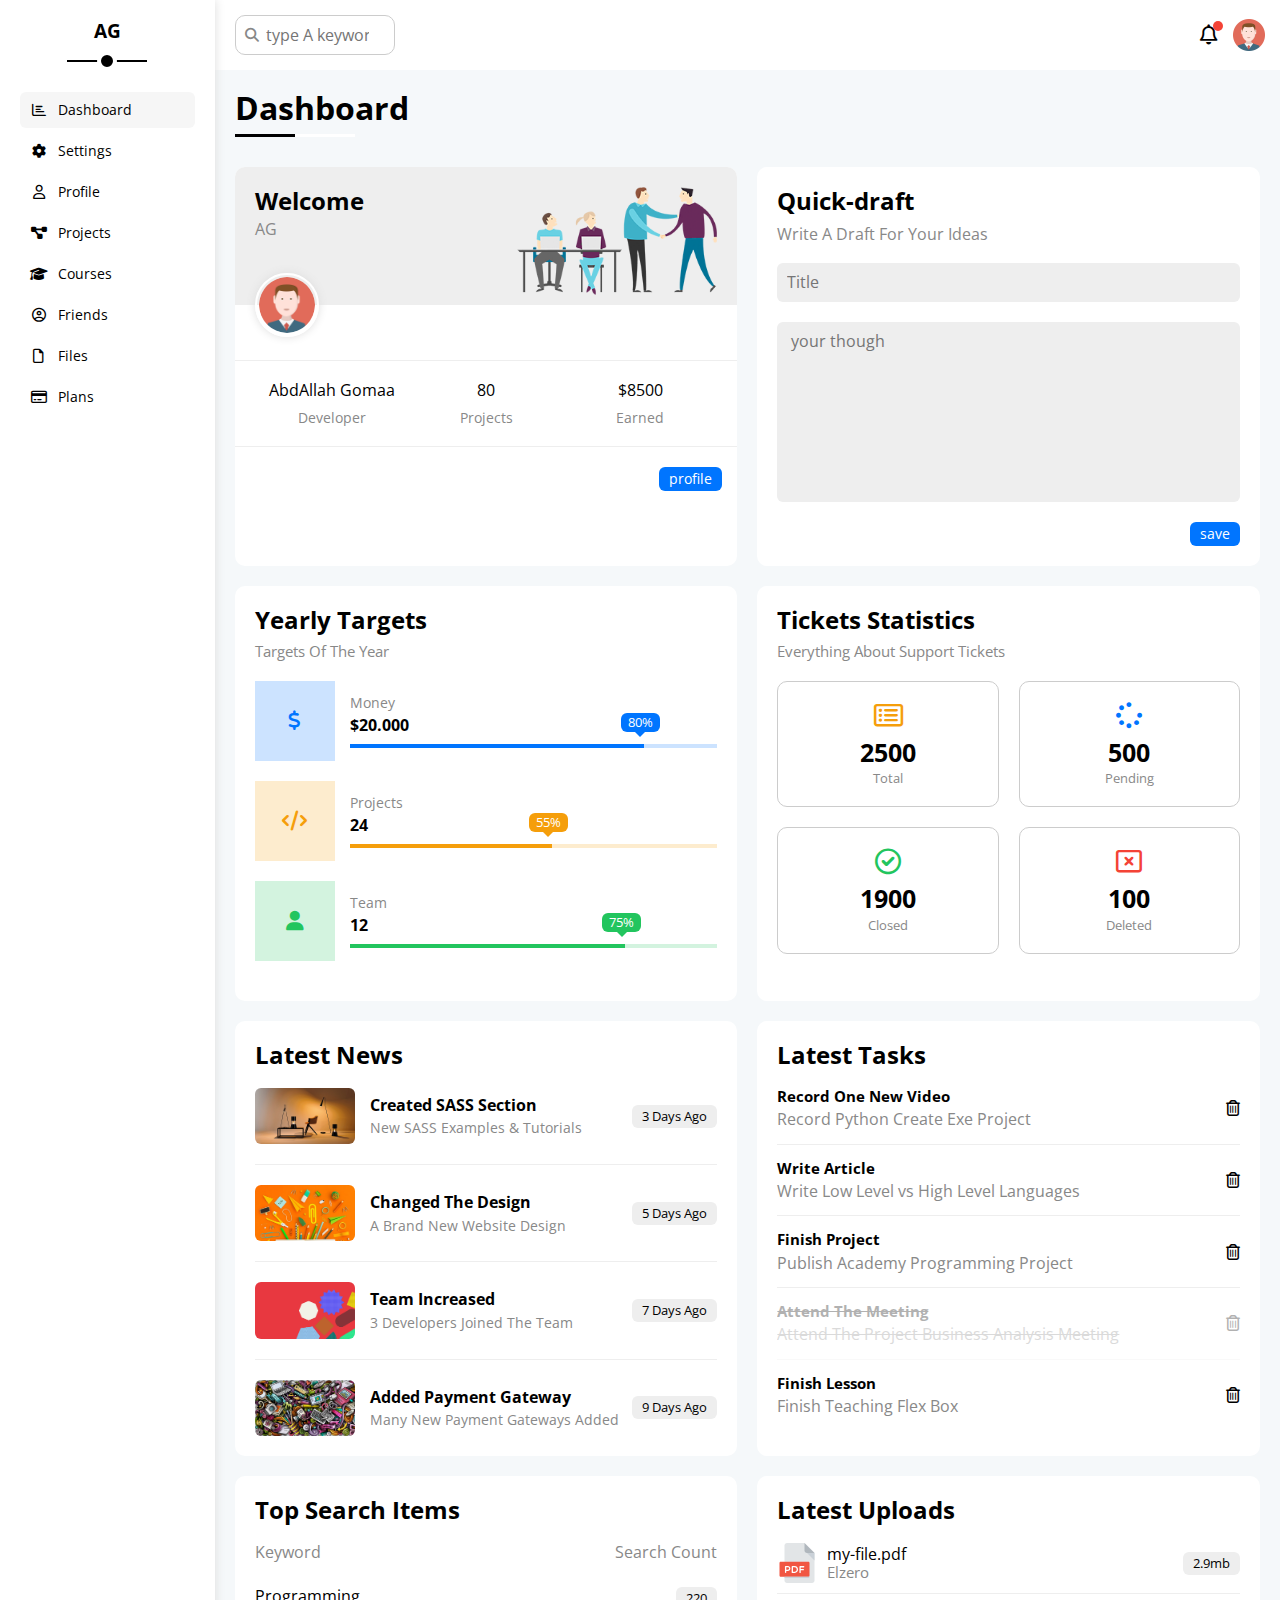
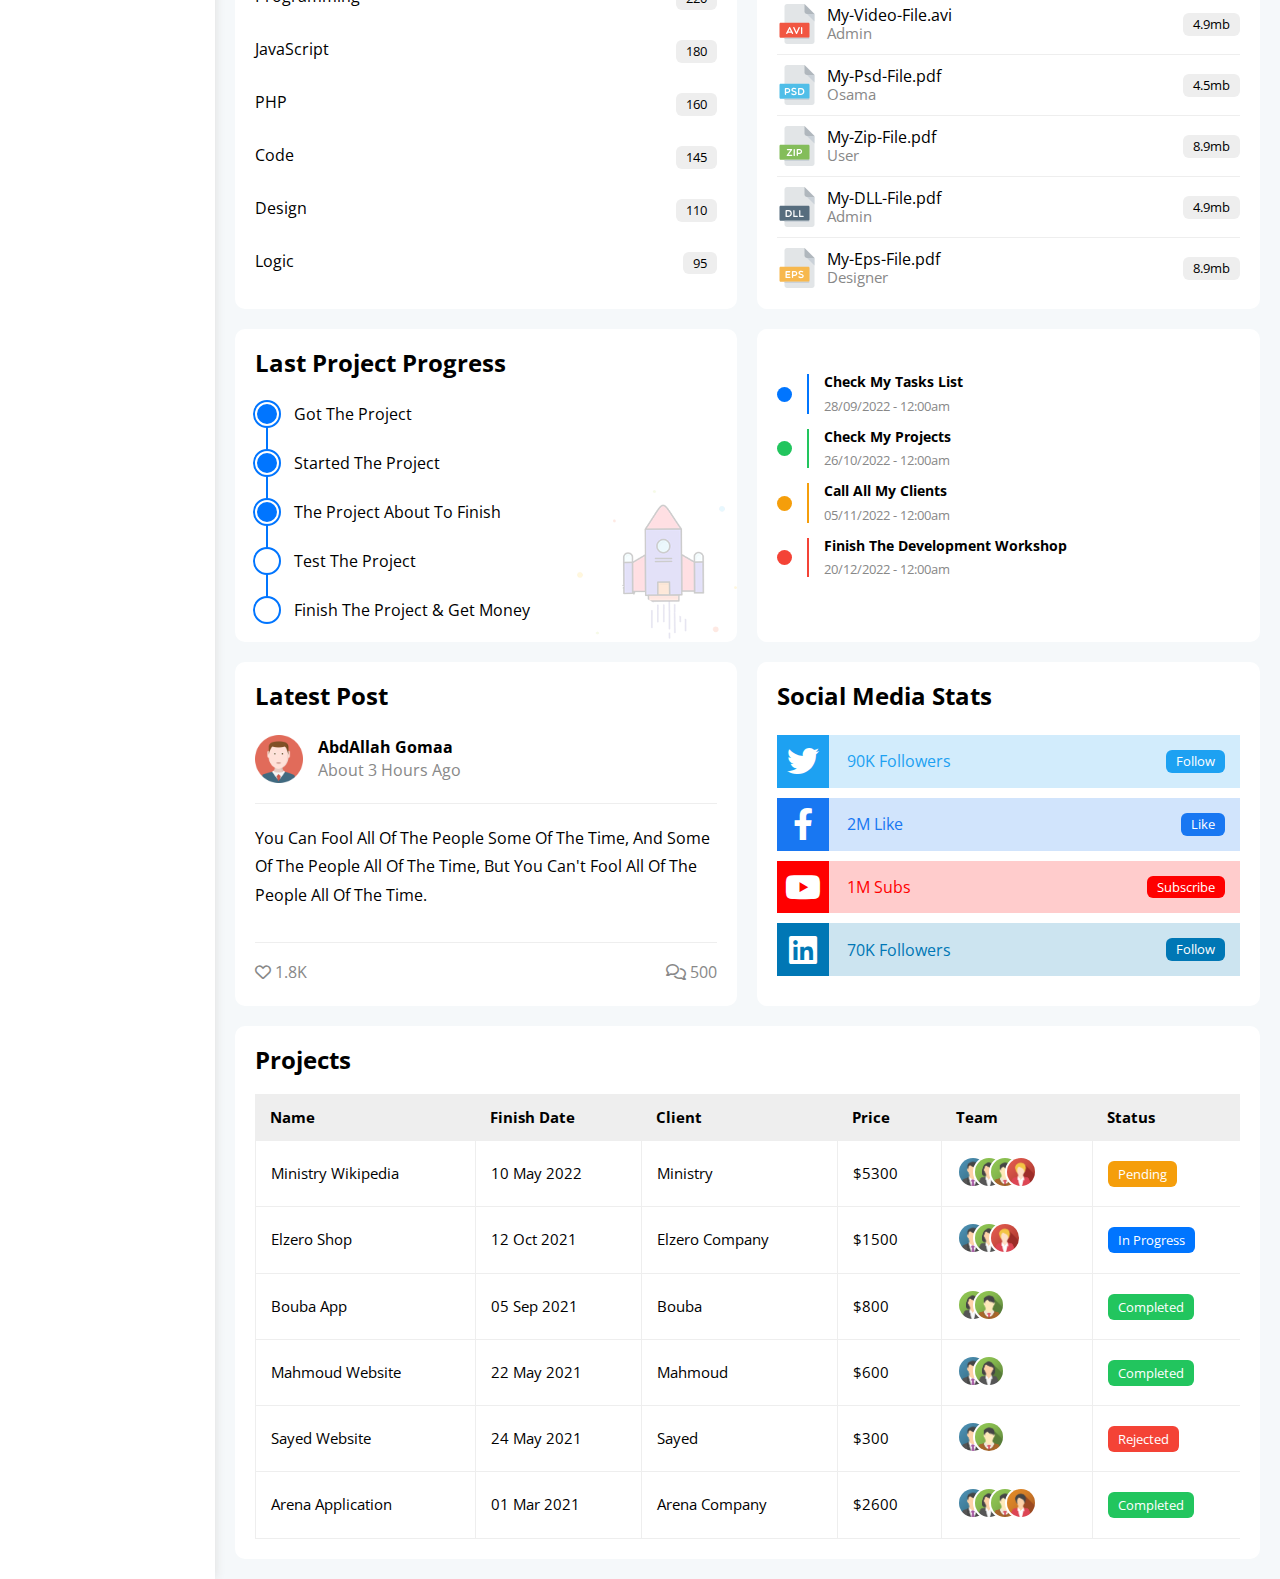
<file: index.html>
<!DOCTYPE html>
<html lang="en">

<head>
    <meta charset="UTF-8">
    <meta http-equiv="X-UA-Compatible" content="IE=edge">
    <meta name="viewport" content="width=device-width, initial-scale=1.0">
    <title> Dashed board</title>
    <!-- Font Awesome Library -->
    <link rel="stylesheet" href="./css/all.min.css" />

    <!-- bootStrap -->
    <link rel="stylesheet" href="./css/bootStrap.css" />

    <!-- Main Template CSS File -->
    <link rel="stylesheet" href="./css/main.css" />

    <!-- Render All Elements Normally -->
    <link rel="stylesheet" href="./css/normalize.css" />

    <!-- Google Fonts -->
    <link rel="preconnect" href="https://fonts.googleapis.com" />
    <link rel="preconnect" href="https://fonts.gstatic.com" crossorigin />
    <link href="https://fonts.googleapis.com/css2?family=Open+Sans:wght@300;500&#038;display=swap" rel="stylesheet" />

</head>

<body>
    <div class="page d-flex">
        <div class="sidebar bg-white p-20 p-relative">
            <h3 class="p-relative txt-c mt-0">AG</h3>
            <ul>
                <li>
                    <a class="active d-flex align-center fs-14 c-black rad-6 p-10" href="index.html">
                        <i class="fa-regular fa-chart-bar fa-fw"></i>
                        <span>Dashboard</span>
                    </a>
                </li>
                <li>
                    <a class="d-flex align-center fs-14 c-black rad-6 p-10" href="settings.html">
                        <i class="fa-solid fa-gear fa-fw"></i>
                        <span>Settings</span>
                    </a>
                </li>
                <li>
                    <a class="d-flex align-center fs-14 c-black rad-6 p-10" href="profile.html">
                        <i class="fa-regular fa-user fa-fw"></i>
                        <span>Profile</span>
                    </a>
                </li>
                <li>
                    <a class="d-flex align-center fs-14 c-black rad-6 p-10" href="projects.html">
                        <i class="fa-solid fa-diagram-project fa-fw"></i>
                        <span>Projects</span>
                    </a>
                </li>
                <li>
                    <a class="d-flex align-center fs-14 c-black rad-6 p-10" href="courses.html">
                        <i class="fa-solid fa-graduation-cap fa-fw"></i>
                        <span>Courses</span>
                    </a>
                </li>
                <li>
                    <a class="d-flex align-center fs-14 c-black rad-6 p-10" href="friends.html">
                        <i class="fa-regular fa-circle-user fa-fw"></i>
                        <span>Friends</span>
                    </a>
                </li>
                <li>
                    <a class="d-flex align-center fs-14 c-black rad-6 p-10" href="files.html">
                        <i class="fa-regular fa-file fa-fw"></i>
                        <span>Files</span>
                    </a>
                </li>
                <li>
                    <a class="d-flex align-center fs-14 c-black rad-6 p-10" href="plans.html">
                        <i class="fa-regular fa-credit-card fa-fw"></i>
                        <span>Plans</span>
                    </a>
                </li>
            </ul>
        </div>
        <div class="content w-full bg-ECF9FF ">
            <!-- S-header  -->
            <div class="head bg-white p-15 between-flex ">
                <div class="search p-relative ">
                    <input class="p-10" type="search" placeholder="type A keyword ">
                </div>
                <div class="icon d-flex align-center">
                    <span class="nonfiction  p-relative">
                        <i class="fa-regular fa-bell fa-lg"></i>
                    </span>
                    <img src="images/avatar.png" alt="">
                </div>
            </div>
            <!-- E-header  -->
            <h1 class="p-relative">Dashboard</h1>
            <div class="wrapper d-grid gap-20">
                <!-- Start Welcome Widget -->
                <div class="welcome bg-white rad-10 txt-c-mobile block-mobile">
                    <div class="intro p-20 d-flex space-between bg-eee">
                        <div>
                            <h2 class="m-0">Welcome</h2>
                            <p class="c-grey mt-5">AG</p>
                        </div>
                        <img src="images/welcome.png" alt="welcome" class=" hide-mobile" />
                    </div>
                    <img src="images/avatar.png" alt="avatar" class="avatar">
                    <div class="body txt-c d-flex p-20 mt-20 mb-20 block-mobile">
                        <div>AbdAllah Gomaa <span class="d-block c-grey fs-14 mt-10">Developer</span></div>
                        <div>80 <span class="d-block c-grey fs-14 mt-10">Projects</span></div>
                        <div>$8500 <span class="d-block c-grey fs-14 mt-10">Earned</span></div>
                    </div>
                    <a href="profile.html" class="visit d-block rad-6 fs-14 bg-blue c-white w-fit btn-shape">profile</a>
                </div>
                <!-- End Welcome Widget -->

                <!-- Start Quick Draft Widget -->
                <div class="quick-draft p-20 bg-white rad-10">
                    <h2 class=" mt-0 mb-10 ">Quick-draft</h2>
                    <p class=" mt-0 mb-20 c-grey -fs-15">Write A Draft For Your Ideas</p>
                    <form>
                        <input class=" d-block mb-20 w-full p-10 b-none bg-eee rad-6  " type="text" placeholder="Title">
                        <textarea class="d-block mb-20 w-full p-10 b-none bg-eee rad-6"
                            placeholder=" your though"></textarea>
                        <input class="save d-block fs-14 bg-blue c-white b-none w-fit btn-shape" type="submit"
                            value="save">
                    </form>
                </div>
                <!-- End Quick Draft Widget -->

                <!-- Start Targets Widget -->
                <div class="targets p-20 bg-white rad-10">
                    <h2 class="mt-0 mb-10">Yearly Targets</h2>
                    <p class="mt-0 mb-20 c-grey fs-15">Targets Of The Year</p>
                    <div class="target-row mb-20  blue center-flex">
                        <div class="icon center-flex">
                            <i class="fa-solid fa-dollar-sign fa-lg c-blue"></i >
                        </div>
                        <div class="details">
                            <span class="fs-14 c-grey">Money</span>
                            <span class="d-block mt-5 mb-10 fw-bold">$20.000</span>
                            <div class="progress p-relative">
                                <span class="bg-blue blue" style="width: 80%;">
                                    <span class="bg-blue ">80%</span>
                                </span>
                            </div>
                        </div>
                    </div>
                    <div class="target-row mb-20 center-flex orange">
                        <div class="icon center-flex">
                            <i class="fa-solid fa-code fa-lg c-orange"></i>
                        </div>
                        <div class="details">
                            <span class="fs-14 c-grey">Projects</span>
                            <span class="d-block mt-5 mb-10 fw-bold">24</span>
                            <div class="progress p-relative">
                                <span class="bg-orange orange" style="width: 55%">
                                    <span class="bg-orange">55%</span>
                                </span>
                            </div>
                        </div>
                    </div>
                    <div class="target-row mb-20 center-flex green">
                        <div class="icon center-flex">
                            <i class="fa-solid fa-user fa-lg c-green"></i>
                        </div>
                        <div class="details">
                            <span class="fs-14 c-grey">Team</span>
                            <span class="d-block mt-5 mb-10 fw-bold">12</span>
                            <div class="progress p-relative">
                                <span class="bg-green green" style="width: 75%">
                                    <span class="bg-green">75%</span>
                                </span>
                            </div>
                        </div>
                    </div>
                    <!-- End Targets Widget -->


                </div>
                <!-- End Targets Widget -->

                <!-- Start Ticket Widget -->
                <div class="tickets p-20  bg-white rad-10">
                    <h2 class="mt-0 mb-10">Tickets Statistics</h2>
                    <p class="mt-0 mb-20 c-grey fs-15">Everything About Support Tickets</p>
                    <div class="d-flex txt-c gap-20 f-wrap">
                        <div class="box p-20 rad-10 fs-13 c-grey">
                            <i class="fa-regular fa-rectangle-list fa-2x mb-10 c-orange"></i>
                            <span class="d-block c-black fw-bold fs-25 mb-5">2500</span>
                            Total
                        </div>
                        <div class="box p-20 rad-10 fs-13 c-grey">
                            <i class="fa-solid fa-spinner fa-2x mb-10 c-blue"></i>
                            <span class="d-block c-black fw-bold fs-25 mb-5">500</span>
                            Pending
                        </div>
                        <div class="box p-20 rad-10 fs-13 c-grey">
                            <i class="fa-regular fa-circle-check fa-2x mb-10 c-green"></i>
                            <span class="d-block c-black fw-bold fs-25 mb-5">1900</span>
                            Closed
                        </div>
                        <div class="box p-20 rad-10 fs-13 c-grey">
                            <i class="fa-regular fa-rectangle-xmark fa-2x mb-10 c-red"></i>
                            <span class="d-block c-black fw-bold fs-25 mb-5">100</span>
                            Deleted
                        </div>
                    </div>
                </div>
                <!-- End Ticket Widget -->

                <!-- Start Latest News Widget -->
                <div class="latest-news p-20 bg-white rad-10 txt-c-mobile">
                    <h2 class="mt-0 mb-20">Latest News</h2>
                    <div class="news-row d-flex align-center">
                        <img decoding="async" src="images/news-01.png" alt="" />
                        <div class="info">
                            <h3>Created SASS Section</h3>
                            <p class="m-0 fs-14 c-grey">New SASS Examples & Tutorials</p>
                        </div>
                        <div class="btn-shape bg-eee fs-13 label">3 Days Ago</div>
                    </div>
                    <div class="news-row d-flex align-center">
                        <img decoding="async" src="images/news-02.png" alt="" />
                        <div class="info">
                            <h3>Changed The Design</h3>
                            <p class="m-0 fs-14 c-grey">A Brand New Website Design</p>
                        </div>
                        <div class="btn-shape bg-eee fs-13 label">5 Days Ago</div>
                    </div>
                    <div class="news-row d-flex align-center">
                        <img decoding="async" src="images/news-03.png" alt="" />
                        <div class="info">
                            <h3>Team Increased</h3>
                            <p class="m-0 fs-14 c-grey">3 Developers Joined The Team</p>
                        </div>
                        <div class="btn-shape bg-eee fs-13 label">7 Days Ago</div>
                    </div>
                    <div class="news-row d-flex align-center">
                        <img decoding="async" src="images/news-04.png" alt="" />
                        <div class="info">
                            <h3>Added Payment Gateway</h3>
                            <p class="m-0 fs-14 c-grey">Many New Payment Gateways Added</p>
                        </div>
                        <div class="btn-shape bg-eee fs-13 label">9 Days Ago</div>
                    </div>
                </div>
                <!-- End Latest News Widget -->


                <!-- Start Tasks Widget -->
                <div class="tasks p-20 bg-white rad-10">
                    <h2 class=" mt-0 mb-20">Latest Tasks</h2>
                    <div class="task-row between-flex">
                        <div class="info">
                            <h3 class="mt-0 mb-5 fs-15">Record One New Video</h3>
                            <p class="m-0 c-grey">Record Python Create Exe Project</p>
                        </div>
                        <i class="fa-regular fa-trash-can delete"></i>
                    </div>
                    <div class="task-row between-flex">
                        <div class="info">
                            <h3 class="mt-0 mb-5 fs-15">Write Article</h3>
                            <p class="m-0 c-grey">Write Low Level vs High Level Languages</p>
                        </div>
                        <i class="fa-regular fa-trash-can delete"></i>
                    </div>
                    <div class="task-row between-flex">
                        <div class="info">
                            <h3 class="mt-0 mb-5 fs-15">Finish Project</h3>
                            <p class="m-0 c-grey">Publish Academy Programming Project</p>
                        </div>
                        <i class="fa-regular fa-trash-can delete"></i>
                    </div>
                    <div class="task-row between-flex done">
                        <div class="info">
                            <h3 class="mt-0 mb-5 fs-15">Attend The Meeting</h3>
                            <p class="m-0 c-grey">Attend The Project Business Analysis Meeting</p>
                        </div>
                        <i class="fa-regular fa-trash-can delete"></i>
                    </div>
                    <div class="task-row between-flex">
                        <div class="info">
                            <h3 class="mt-0 mb-5 fs-15">Finish Lesson</h3>
                            <p class="m-0 c-grey">Finish Teaching Flex Box</p>
                        </div>
                        <i class="fa-regular fa-trash-can delete"></i>
                    </div>
                </div>
                <!-- End Tasks -->


                <!-- Start Top Search Word Widget -->
                <div class="latest-uploads p-20 bg-white rad-10">
                    <h2 class=" mt-0 mb-20 ">Top Search Items</h2>
                    <div class="items-head d-flex space-between c-grey mb-10">
                        <div>Keyword</div>
                        <div>Search Count</div>
                    </div>
                    <div class="items d-flex space-between pt-15 pb-15 ">
                        <span>Programming</span>
                        <span class=" bg-eee fs-13 btn-shape">220</span>
                    </div>
                    <div class="items d-flex space-between pt-15 pb-15 ">
                        <span>JavaScript</span>
                        <span class=" bg-eee fs-13 btn-shape">180</span>
                    </div>
                    <div class="items d-flex space-between pt-15 pb-15 ">
                        <span>PHP</span>
                        <span class=" bg-eee fs-13 btn-shape">160</span>
                    </div>
                    <div class="items d-flex space-between pt-15 pb-15 ">
                        <span>Code</span>
                        <span class=" bg-eee fs-13 btn-shape">145</span>
                    </div>
                    <div class="items d-flex space-between pt-15 pb-15 ">
                        <span>Design</span>
                        <span class=" bg-eee fs-13 btn-shape">110</span>
                    </div>
                    <div class="items d-flex space-between pt-15 pb-15 ">
                        <span>Logic</span>
                        <span class=" bg-eee fs-13 btn-shape">95</span>
                    </div>
                </div>
                <!-- End Top Search Word Widget -->

                <!-- Start Latest Uploads Widget -->
                <div class="latest-uploads p-20 bg-white rad-10">
                    <h2 class=" mt-0 mb-20 ">Latest Uploads</h2>
                    <ul class="m-0">
                        <li class="between-flex pb-10 mb-10">
                            <div class="d-flex align-center">
                                <img decoding="async" class="mr-10" src="images/pdf.svg" alt="" />
                                <div>
                                    <span class="d-block">my-file.pdf</span>
                                    <span class="fs-15 c-grey">Elzero</span>
                                </div>
                            </div>
                            <div class="bg-eee btn-shape fs-13">2.9mb</div>
                        </li>
                        <li class="between-flex pb-10 mb-10">
                            <div class="d-flex align-center">
                                <img decoding="async" class="mr-10" src="images/avi.svg" alt="" />
                                <div>
                                    <span class="d-block">My-Video-File.avi</span>
                                    <span class="fs-15 c-grey">Admin</span>
                                </div>
                            </div>
                            <div class="bg-eee btn-shape fs-13">4.9mb</div>
                        </li>
                        <li class="between-flex pb-10 mb-10">
                            <div class="d-flex align-center">
                                <img decoding="async" class="mr-10" src="images/psd.svg" alt="" />
                                <div>
                                    <span class="d-block">My-Psd-File.pdf</span>
                                    <span class="fs-15 c-grey">Osama</span>
                                </div>
                            </div>
                            <div class="bg-eee btn-shape fs-13">4.5mb</div>
                        </li>
                        <li class="between-flex pb-10 mb-10">
                            <div class="d-flex align-center">
                                <img decoding="async" class="mr-10" src="images/zip.svg" alt="" />
                                <div>
                                    <span class="d-block">My-Zip-File.pdf</span>
                                    <span class="fs-15 c-grey">User</span>
                                </div>
                            </div>
                            <div class="bg-eee btn-shape fs-13">8.9mb</div>
                        </li>
                        <li class="between-flex pb-10 mb-10">
                            <div class="d-flex align-center">
                                <img decoding="async" class="mr-10" src="images/dll.svg" alt="" />
                                <div>
                                    <span class="d-block">My-DLL-File.pdf</span>
                                    <span class="fs-15 c-grey">Admin</span>
                                </div>
                            </div>
                            <div class="bg-eee btn-shape fs-13">4.9mb</div>
                        </li>
                        <li class="between-flex">
                            <div class="d-flex align-center">
                                <img decoding="async" class="mr-10" src="images/eps.svg" alt="" />
                                <div>
                                    <span class="d-block">My-Eps-File.pdf</span>
                                    <span class="fs-15 c-grey">Designer</span>
                                </div>
                            </div>
                            <div class="bg-eee btn-shape fs-13">8.9mb</div>
                        </li>
                    </ul>
                </div>
                <!-- End Latest Uploads Widget -->

                <!-- Start Last Project Progress Widget -->
                <div class="last-project p-20 bg-white rad-10 p-relative">
                    <h2 class="mt-0 mb-20">Last Project Progress</h2>
                    <ul class="m-0 p-relative">
                        <li class="mt-25 d-flex align-center done">Got The Project</li>
                        <li class="mt-25 d-flex align-center done">Started The Project</li>
                        <li class="mt-25 d-flex align-center done">The Project About To Finish</li>
                        <li class="mt-25 d-flex align-center current">Test The Project</li>
                        <li class="mt-25 d-flex align-center">Finish The Project & Get Money</li>
                    </ul>
                    <img class="lunch-icon hide-mobile " src="images/project.png" alt="">
                </div>
                <!-- End Latest Post Widget -->

                <!-- Start Reminders Widget -->
                <div class="reminders p-20 bg-white rad-10 p-relative">
                    <h2 class="mt-0 mb-25"></h2>
                    <ul class="m-0">
                        <li class="d-flex align-center mt-15">
                            <span class="key bg-blue mr-15 d-block rad-half"></span>
                            <div class="pl-15 blue">
                                <p class="fs-14 fw-bold mt-0 mb-5">Check My Tasks List</p>
                                <span class="fs-13 c-grey">28/09/2022 - 12:00am</span>
                            </div>
                        </li>
                        <li class="d-flex align-center mt-15">
                            <span class="key bg-green mr-15 d-block rad-half"></span>
                            <div class="pl-15 green">
                                <p class="fs-14 fw-bold mt-0 mb-5">Check My Projects</p>
                                <span class="fs-13 c-grey">26/10/2022 - 12:00am</span>
                            </div>
                        </li>
                        <li class="d-flex align-center mt-15">
                            <span class="key bg-orange mr-15 d-block rad-half"></span>
                            <div class="pl-15 orange">
                                <p class="fs-14 fw-bold mt-0 mb-5">Call All My Clients</p>
                                <span class="fs-13 c-grey">05/11/2022 - 12:00am</span>
                            </div>
                        </li>
                        <li class="d-flex align-center mt-15">
                            <span class="key bg-red mr-15 d-block rad-half"></span>
                            <div class="pl-15 red">
                                <p class="fs-14 fw-bold mt-0 mb-5">Finish The Development Workshop</p>
                                <span class="fs-13 c-grey">20/12/2022 - 12:00am</span>
                            </div>
                        </li>
                    </ul>
                </div>
                <!-- End Reminders Widget -->


                <!-- Start Latest Post Widget -->
                <div class="latest-post p-20 bg-white rad-10 p-relative">
                    <h2 class="mt-0 mb-25">Latest Post</h2>
                    <div class="top d-flex align-center">
                        <img class="avatar mr-15" src="images/avatar.png" alt="avatar">
                        <div class="info">
                            <span class="d-block mb-5 fw-bold ">AbdAllah Gomaa</span>
                            <span class=" c-grey">About 3 Hours Ago</span>
                        </div>
                    </div>
                    <div class="post-contact txt-c-mobile pt-20 pb-20 mt-20 mb-20">
                        You Can Fool All Of The People Some Of The Time, And Some Of The People All Of The Time, But You
                        Can't Fool All Of The
                        People All Of The Time.
                    </div>
                    <div class="post-stats c-grey between-flex">
                        <div>
                            <i class="fa-regular fa-heart"></i>
                            <span>1.8K</span>
                        </div>
                        <div>
                            <i class="fa-regular fa-comments"></i>
                            <span>500</span>
                        </div>
                    </div>
                </div>
                <!-- End Latest Post Widget -->

                <!-- Start Social Media Stats Widget -->
                <div class="social-media p-20 bg-white rad-10 p-relative">
                    <h2 class="mt-0 mb-25">Social Media Stats</h2>
                    <div class="box twitter p-15 p-relative mb-10 between-flex">
                        <i class="fa-brands fa-twitter fa-2x c-white h-full center-flex"></i>
                        <span>90K Followers</span>
                        <a class="fs-13 c-white btn-shape" href="#">Follow</a>
                    </div>
                    <div class="box facebook p-15 p-relative mb-10 between-flex">
                        <i class="fa-brands fa-facebook-f fa-2x c-white h-full center-flex"></i>
                        <span>2M Like</span>
                        <a class="fs-13 c-white btn-shape" href="#">Like</a>
                    </div>
                    <div class="box youtube p-15 p-relative mb-10 between-flex">
                        <i class="fa-brands fa-youtube fa-2x c-white h-full center-flex"></i>
                        <span>1M Subs</span>
                        <a class="fs-13 c-white btn-shape" href="#">Subscribe</a>
                    </div>
                    <div class="box linkedin p-15 p-relative mb-10 between-flex">
                        <i class="fa-brands fa-linkedin fa-2x c-white h-full center-flex"></i>
                        <span>70K Followers</span>
                        <a class="fs-13 c-white btn-shape" href="#">Follow</a>
                    </div>
                </div>
                <!-- End Social Media Stats Widget -->
            </div>

            <!-- Start Projects Table -->
            <div class="projects p-20 bg-white rad-10 m-20">
                <h2 class="mt-0 mb-20">Projects</h2>
                <div class="responsive-table">
                    <table class="fs-15 w-full">
                        <thead>
                            <tr>
                                <td>Name</td>
                                <td>Finish Date</td>
                                <td>Client</td>
                                <td>Price</td>
                                <td>Team</td>
                                <td>Status</td>
                            </tr>
                        </thead>
                        <tbody>
                            <tr>
                                <td>Ministry Wikipedia</td>
                                <td>10 May 2022</td>
                                <td>Ministry</td>
                                <td>$5300</td>
                                <td>
                                    <img decoding="async" src="images/team-01.png" alt="" />
                                    <img decoding="async" src="images/team-02.png" alt="" />
                                    <img decoding="async" src="images/team-03.png" alt="" />
                                    <img decoding="async" src="images/team-05.png" alt="" />
                                </td>
                                <td>
                                    <span class="label btn-shape bg-orange c-white">Pending</span>
                                </td>
                            </tr>
                            <tr>
                                <td>Elzero Shop</td>
                                <td>12 Oct 2021</td>
                                <td>Elzero Company</td>
                                <td>$1500</td>
                                <td>
                                    <img decoding="async" src="images/team-01.png" alt="" />
                                    <img decoding="async" src="images/team-02.png" alt="" />
                                    <img decoding="async" src="images/team-05.png" alt="" />
                                </td>
                                <td><span class="label btn-shape bg-blue c-white">In Progress</span></td>
                            </tr>
                            <tr>
                                <td>Bouba App</td>
                                <td>05 Sep 2021</td>
                                <td>Bouba</td>
                                <td>$800</td>
                                <td>
                                    <img decoding="async" src="images/team-02.png" alt="" />
                                    <img decoding="async" src="images/team-03.png" alt="" />
                                </td>
                                <td><span class="label btn-shape bg-green c-white">Completed</span></td>
                            </tr>
                            <tr>
                                <td>Mahmoud Website</td>
                                <td>22 May 2021</td>
                                <td>Mahmoud</td>
                                <td>$600</td>
                                <td>
                                    <img decoding="async" src="images/team-01.png" alt="" />
                                    <img decoding="async" src="images/team-02.png" alt="" />
                                </td>
                                <td><span class="label btn-shape bg-green c-white">Completed</span></td>
                            </tr>
                            <tr>
                                <td>Sayed Website</td>
                                <td>24 May 2021</td>
                                <td>Sayed</td>
                                <td>$300</td>
                                <td>
                                    <img decoding="async" src="images/team-01.png" alt="" />
                                    <img decoding="async" src="images/team-03.png" alt="" />
                                </td>
                                <td><span class="label btn-shape bg-red c-white">Rejected</span></td>
                            </tr>
                            <tr>
                                <td>Arena Application</td>
                                <td>01 Mar 2021</td>
                                <td>Arena Company</td>
                                <td>$2600</td>
                                <td>
                                    <img decoding="async" src="images/team-01.png" alt="" />
                                    <img decoding="async" src="images/team-02.png" alt="" />
                                    <img decoding="async" src="images/team-03.png" alt="" />
                                    <img decoding="async" src="images/team-04.png" alt="" />
                                </td>
                                <td><span class="label btn-shape bg-green c-white">Completed</span></td>
                            </tr>
                        </tbody>
                    </table>
                </div>
            </div>
            <!-- End Projects Table -->


</body>

</html>
</file>
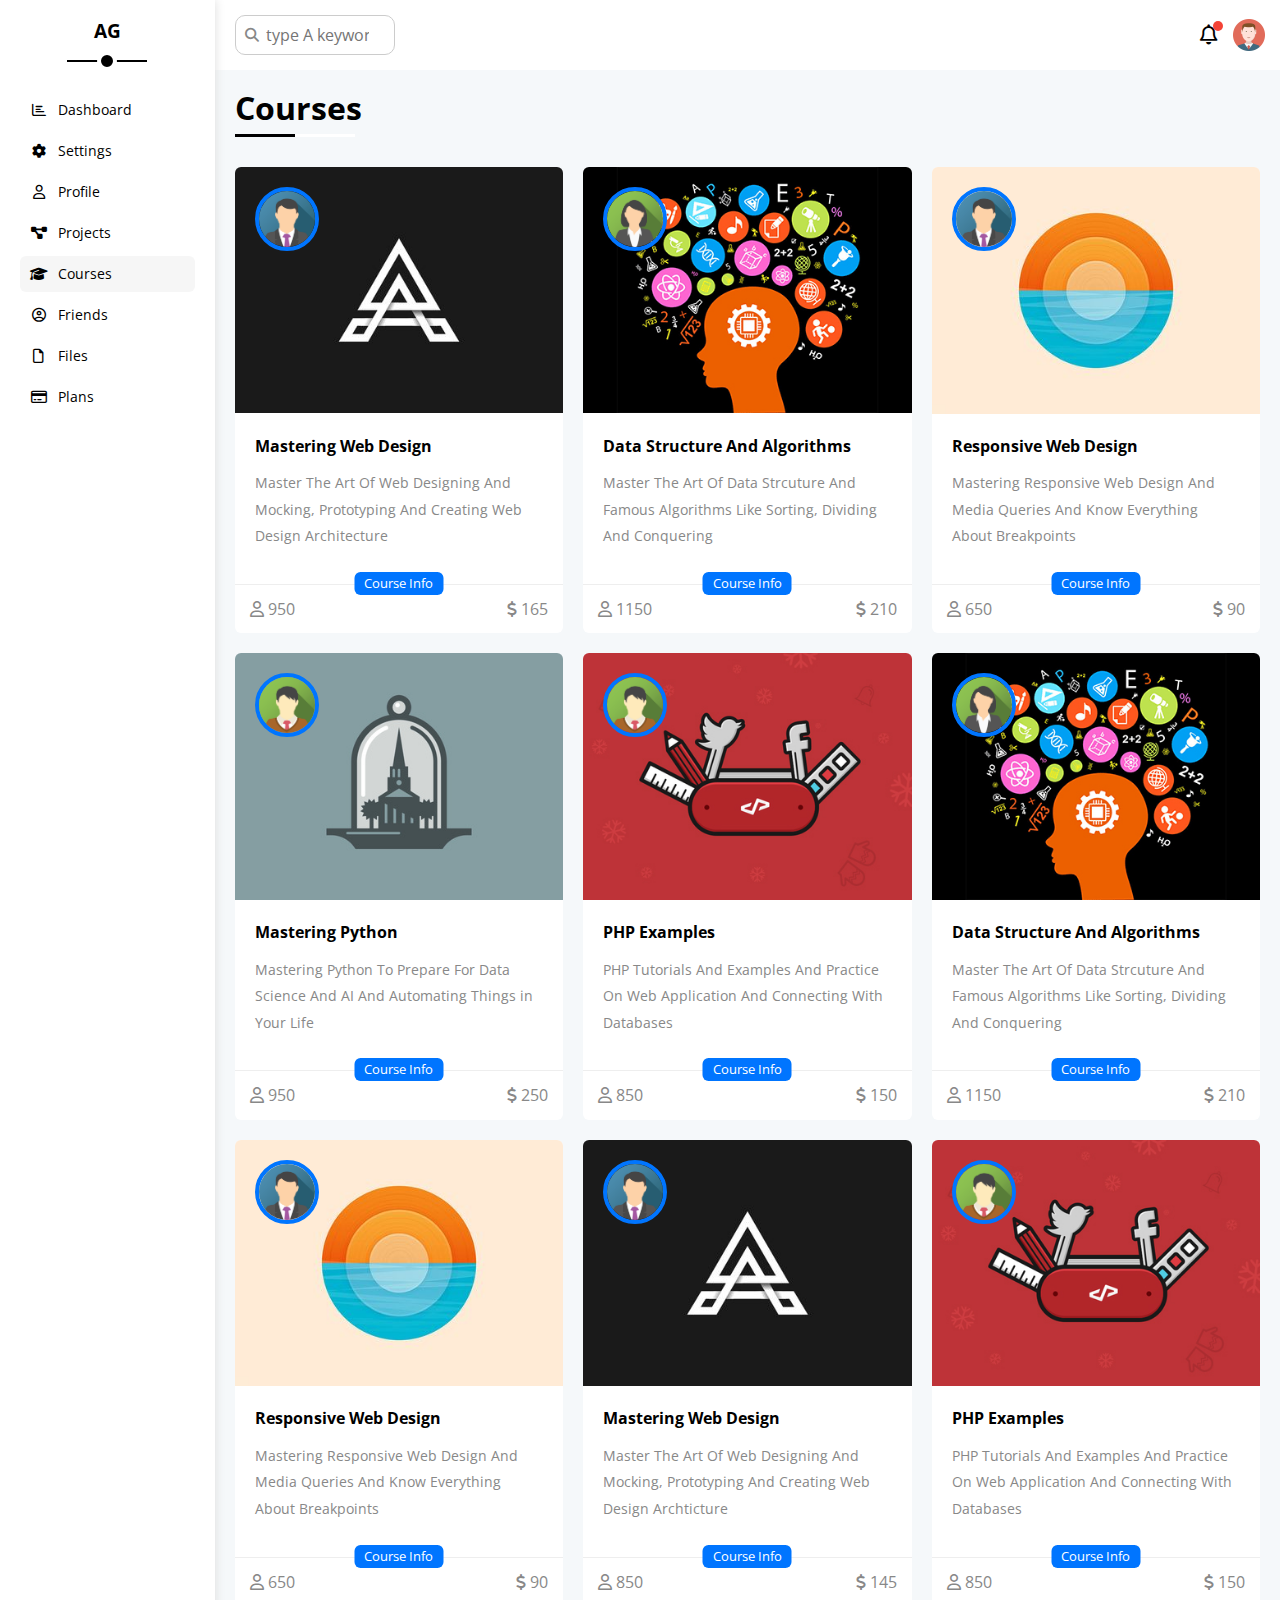
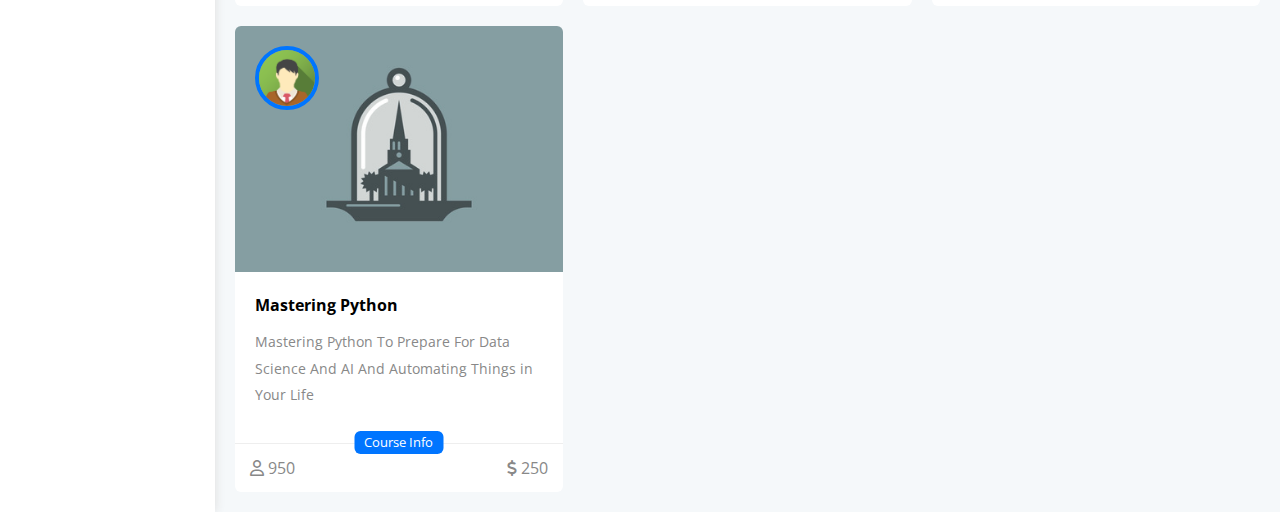
<file: courses.html>
<!DOCTYPE html>
<html lang="en">

<head>
    <meta charset="UTF-8">
    <meta http-equiv="X-UA-Compatible" content="IE=edge">
    <meta name="viewport" content="width=device-width, initial-scale=1.0">
    <title> Dashed board</title>
    <!-- Font Awesome Library -->
    <link rel="stylesheet" href="./css/all.min.css" />

    <!-- bootStrap -->
    <link rel="stylesheet" href="./css/bootStrap.css" />

    <!-- Main Template CSS File -->
    <link rel="stylesheet" href="./css/main.css" />

    <!-- Render All Elements Normally -->
    <link rel="stylesheet" href="./css/normalize.css" />

    <!-- Google Fonts -->
    <link rel="preconnect" href="https://fonts.googleapis.com" />
    <link rel="preconnect" href="https://fonts.gstatic.com" crossorigin />
    <link href="https://fonts.googleapis.com/css2?family=Open+Sans:wght@300;500&#038;display=swap" rel="stylesheet" />

</head>

<body>
    <div class="page d-flex">
        <div class="sidebar bg-white p-20 p-relative">
            <h3 class="p-relative txt-c mt-0">AG</h3>
            <ul>
                <li>
                    <a class=" d-flex align-center fs-14 c-black rad-6 p-10" href="index.html">
                        <i class="fa-regular fa-chart-bar fa-fw"></i>
                        <span>Dashboard</span>
                    </a>
                </li>
                <li>
                    <a class="d-flex align-center fs-14 c-black rad-6 p-10" href="settings.html">
                        <i class="fa-solid fa-gear fa-fw"></i>
                        <span>Settings</span>
                    </a>
                </li>
                <li>
                    <a class="d-flex align-center fs-14 c-black rad-6 p-10" href="profile.html">
                        <i class="fa-regular fa-user fa-fw"></i>
                        <span>Profile</span>
                    </a>
                </li>
                <li>
                    <a class="d-flex align-center fs-14 c-black rad-6 p-10" href="projects.html">
                        <i class="fa-solid fa-diagram-project fa-fw"></i>
                        <span>Projects</span>
                    </a>
                </li>
                <li>
                    <a class="d-flex align-center fs-14 c-black rad-6 p-10 active" href="courses.html">
                        <i class="fa-solid fa-graduation-cap fa-fw"></i>
                        <span>Courses</span>
                    </a>
                </li>
                <li>
                    <a class="d-flex align-center fs-14 c-black rad-6 p-10" href="friends.html">
                        <i class="fa-regular fa-circle-user fa-fw"></i>
                        <span>Friends</span>
                    </a>
                </li>
                <li>
                    <a class="d-flex align-center fs-14 c-black rad-6 p-10" href="files.html">
                        <i class="fa-regular fa-file fa-fw"></i>
                        <span>Files</span>
                    </a>
                </li>
                <li>
                    <a class="d-flex align-center fs-14 c-black rad-6 p-10" href="plans.html">
                        <i class="fa-regular fa-credit-card fa-fw"></i>
                        <span>Plans</span>
                    </a>
                </li>
            </ul>
        </div>
        <div class="content w-full bg-ECF9FF ">
            <!-- S-header  -->
            <div class="head bg-white p-15 between-flex ">
                <div class="search p-relative ">
                    <input class="p-10" type="search" placeholder="type A keyword ">
                </div>
                <div class="icon d-flex align-center">
                    <span class="nonfiction  p-relative">
                        <i class="fa-regular fa-bell fa-lg"></i>
                    </span>
                    <img src="images/avatar.png" alt="">
                </div>
            </div>
            <!-- E-header  -->
            <h1 class="p-relative ">Courses</h1>
            <div class="courses-page d-grid m-20 gap-20">
                <div class="course bg-white rad-6 p-relative">
                    <img class="cover" src="images/course-01.jpg" alt="course">
                    <img class="instructor" src="images/team-01.png" alt="team">

                    <div class="p-20">
                        <h4 class="m-0">Mastering Web Design</h4>
                        <p class="description c-grey mt-15 fs-14">Master The Art Of Web Designing And Mocking,
                            Prototyping And Creating Web Design Architecture</p>
                    </div>
                    <div class="info p-15 p-relative between-flex">
                        <span class="title bg-blue c-white btn-shape">Course Info</span>
                        <span class="c-grey">
                            <i class="fa-regular fa-user"></i>
                            950
                        </span>
                        <span class="c-grey">
                            <i class="fa-solid fa-dollar-sign"></i>
                            165
                        </span>
                    </div>
                </div>
                <div class="course bg-white rad-6 p-relative">
                    <img decoding="async" class="cover" src="images/course-02.jpg" alt="" />
                    <img decoding="async" class="instructor" src="images/team-02.png" alt="" />
                    <div class="p-20">
                        <h4 class="m-0">Data Structure And Algorithms</h4>
                        <p class="description c-grey mt-15 fs-14">
                            Master The Art Of Data Strcuture And Famous Algorithms Like Sorting, Dividing And Conquering
                        </p>
                    </div>
                    <div class="info p-15 p-relative between-flex">
                        <span class="title bg-blue c-white btn-shape">Course Info</span>
                        <span class="c-grey"> <i class="fa-regular fa-user"></i> 1150</span>
                        <span class="c-grey"><i class="fa-solid fa-dollar-sign"></i> 210</span>
                    </div>
                </div>
                <div class="course bg-white rad-6 p-relative">
                    <img decoding="async" class="cover" src="images/course-03.jpg" alt="" />
                    <img decoding="async" class="instructor" src="images/team-01.png" alt="" />
                    <div class="p-20">
                        <h4 class="m-0">Responsive Web Design</h4>
                        <p class="description c-grey mt-15 fs-14">
                            Mastering Responsive Web Design And Media Queries And Know Everything About Breakpoints
                        </p>
                    </div>
                    <div class="info p-15 p-relative between-flex">
                        <span class="title bg-blue c-white btn-shape">Course Info</span>
                        <span class="c-grey"> <i class="fa-regular fa-user"></i> 650</span>
                        <span class="c-grey"><i class="fa-solid fa-dollar-sign"></i> 90</span>
                    </div>
                </div>
                <div class="course bg-white rad-6 p-relative">
                    <img decoding="async" class="cover" src="images/course-04.jpg" alt="" />
                    <img decoding="async" class="instructor" src="images/team-03.png" alt="" />
                    <div class="p-20">
                        <h4 class="m-0">Mastering Python</h4>
                        <p class="description c-grey mt-15 fs-14">
                            Mastering Python To Prepare For Data Science And AI And Automating Things in Your Life
                        </p>
                    </div>
                    <div class="info p-15 p-relative between-flex">
                        <span class="title bg-blue c-white btn-shape">Course Info</span>
                        <span class="c-grey"> <i class="fa-regular fa-user"></i> 950</span>
                        <span class="c-grey"><i class="fa-solid fa-dollar-sign"></i> 250</span>
                    </div>
                </div>
                <div class="course bg-white rad-6 p-relative">
                    <img decoding="async" class="cover" src="images/course-05.jpg" alt="" />
                    <img decoding="async" class="instructor" src="images/team-03.png" alt="" />
                    <div class="p-20">
                        <h4 class="m-0">PHP Examples</h4>
                        <p class="description c-grey mt-15 fs-14">
                            PHP Tutorials And Examples And Practice On Web Application And Connecting With Databases
                        </p>
                    </div>
                    <div class="info p-15 p-relative between-flex">
                        <span class="title bg-blue c-white btn-shape">Course Info</span>
                        <span class="c-grey"> <i class="fa-regular fa-user"></i> 850</span>
                        <span class="c-grey"><i class="fa-solid fa-dollar-sign"></i> 150</span>
                    </div>
                </div>
                <div class="course bg-white rad-6 p-relative">
                    <img decoding="async" class="cover" src="images/course-02.jpg" alt="" />
                    <img decoding="async" class="instructor" src="images/team-02.png" alt="" />
                    <div class="p-20">
                        <h4 class="m-0">Data Structure And Algorithms</h4>
                        <p class="description c-grey mt-15 fs-14">
                            Master The Art Of Data Strcuture And Famous Algorithms Like Sorting, Dividing And Conquering
                        </p>
                    </div>
                    <div class="info p-15 p-relative between-flex">
                        <span class="title bg-blue c-white btn-shape">Course Info</span>
                        <span class="c-grey"> <i class="fa-regular fa-user"></i> 1150</span>
                        <span class="c-grey"><i class="fa-solid fa-dollar-sign"></i> 210</span>
                    </div>
                </div>
                <div class="course bg-white rad-6 p-relative">
                    <img decoding="async" class="cover" src="images/course-03.jpg" alt="" />
                    <img decoding="async" class="instructor" src="images/team-01.png" alt="" />
                    <div class="p-20">
                        <h4 class="m-0">Responsive Web Design</h4>
                        <p class="description c-grey mt-15 fs-14">
                            Mastering Responsive Web Design And Media Queries And Know Everything About Breakpoints
                        </p>
                    </div>
                    <div class="info p-15 p-relative between-flex">
                        <span class="title bg-blue c-white btn-shape">Course Info</span>
                        <span class="c-grey"> <i class="fa-regular fa-user"></i> 650</span>
                        <span class="c-grey"><i class="fa-solid fa-dollar-sign"></i> 90</span>
                    </div>
                </div>
                <div class="course bg-white rad-6 p-relative">
                    <img decoding="async" class="cover" src="images/course-01.jpg" alt="" />
                    <img decoding="async" class="instructor" src="images/team-01.png" alt="" />
                    <div class="p-20">
                        <h4 class="m-0">Mastering Web Design</h4>
                        <p class="description c-grey mt-15 fs-14">
                            Master The Art Of Web Designing And Mocking, Prototyping And Creating Web Design Archticture
                        </p>
                    </div>
                    <div class="info p-15 p-relative between-flex">
                        <span class="title bg-blue c-white btn-shape">Course Info</span>
                        <span class="c-grey"> <i class="fa-regular fa-user"></i> 850</span>
                        <span class="c-grey"><i class="fa-solid fa-dollar-sign"></i> 145</span>
                    </div>
                </div>
                <div class="course bg-white rad-6 p-relative">
                    <img decoding="async" class="cover" src="images/course-05.jpg" alt="" />
                    <img decoding="async" class="instructor" src="images/team-03.png" alt="" />
                    <div class="p-20">
                        <h4 class="m-0">PHP Examples</h4>
                        <p class="description c-grey mt-15 fs-14">
                            PHP Tutorials And Examples And Practice On Web Application And Connecting With Databases
                        </p>
                    </div>
                    <div class="info p-15 p-relative between-flex">
                        <span class="title bg-blue c-white btn-shape">Course Info</span>
                        <span class="c-grey"> <i class="fa-regular fa-user"></i> 850</span>
                        <span class="c-grey"><i class="fa-solid fa-dollar-sign"></i> 150</span>
                    </div>
                </div>
                <div class="course bg-white rad-6 p-relative">
                    <img decoding="async" class="cover" src="images/course-04.jpg" alt="" />
                    <img decoding="async" class="instructor" src="images/team-03.png" alt="" />
                    <div class="p-20">
                        <h4 class="m-0">Mastering Python</h4>
                        <p class="description c-grey mt-15 fs-14">
                            Mastering Python To Prepare For Data Science And AI And Automating Things in Your Life
                        </p>
                    </div>
                    <div class="info p-15 p-relative between-flex">
                        <span class="title bg-blue c-white btn-shape">Course Info</span>
                        <span class="c-grey"> <i class="fa-regular fa-user"></i> 950</span>
                        <span class="c-grey"><i class="fa-solid fa-dollar-sign"></i> 250</span>
                    </div>
                </div>
            </div>
        </div>
</body>
</html>
</file>
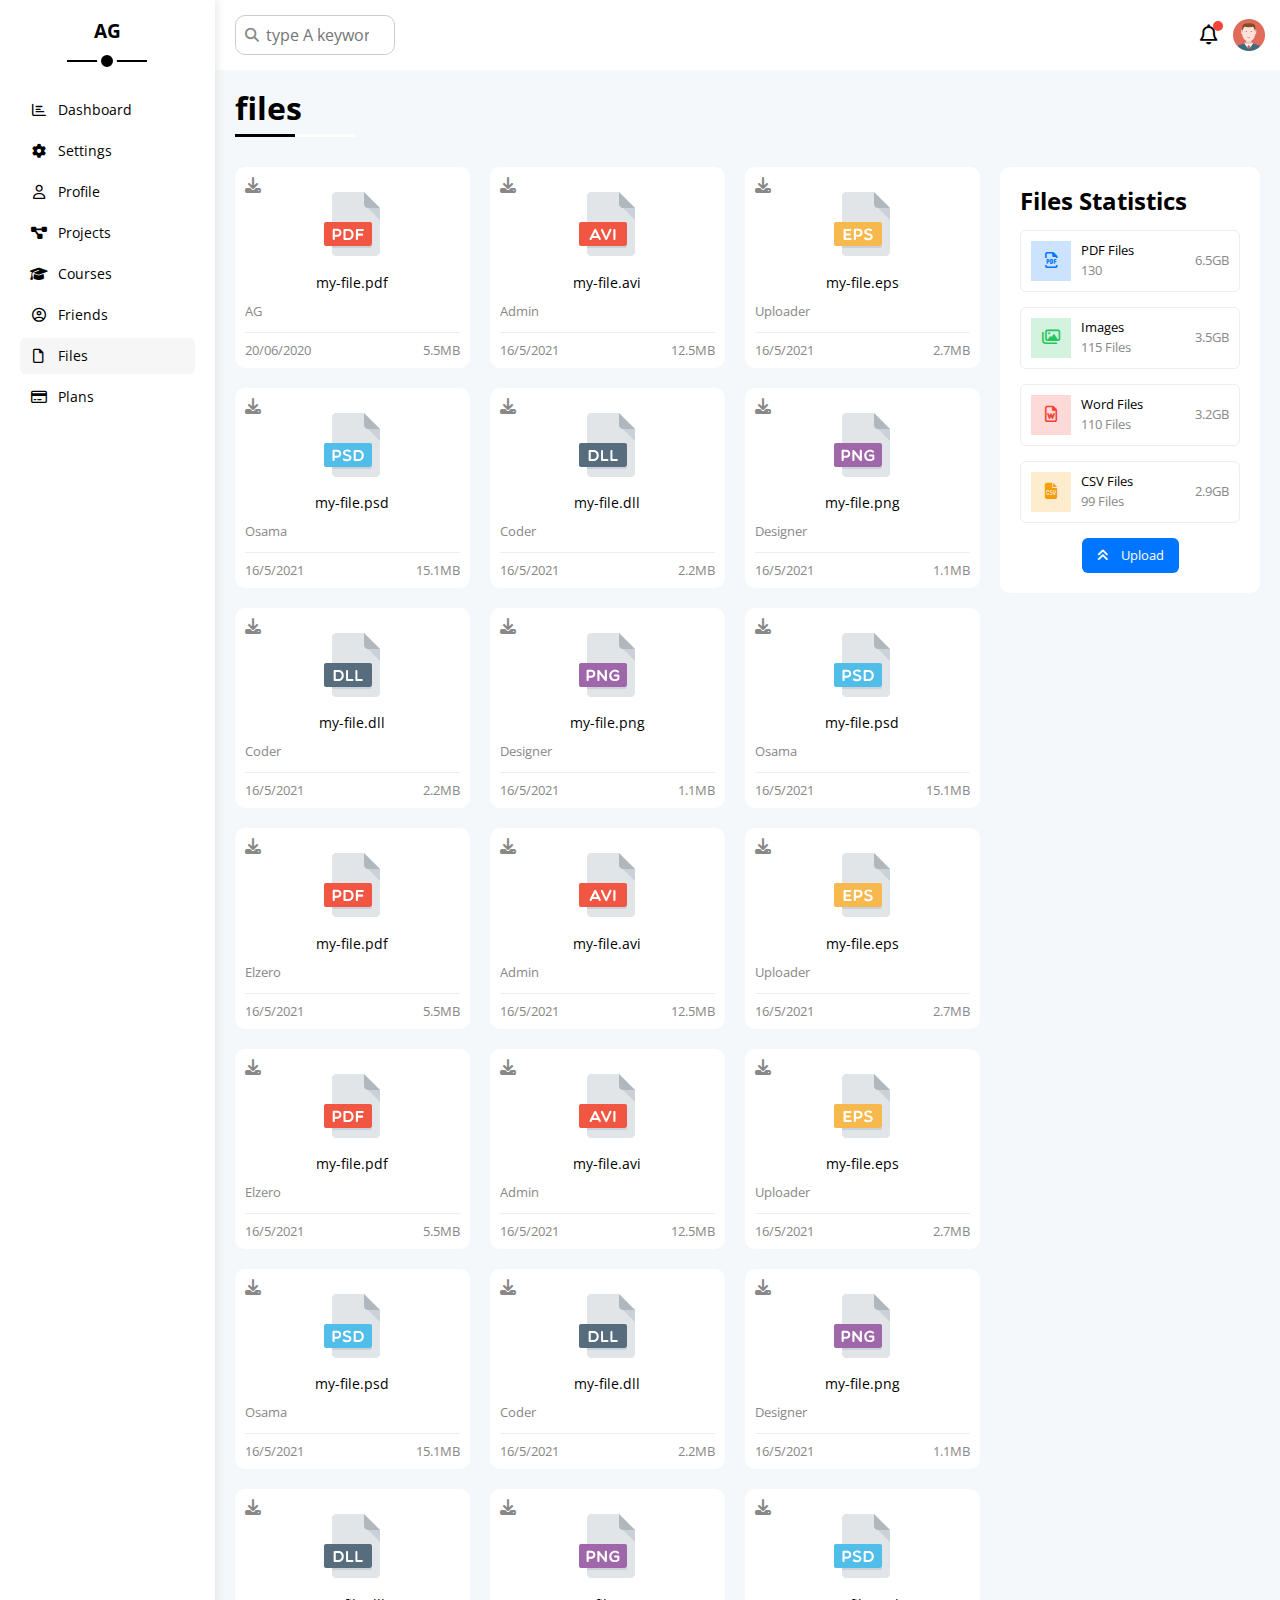
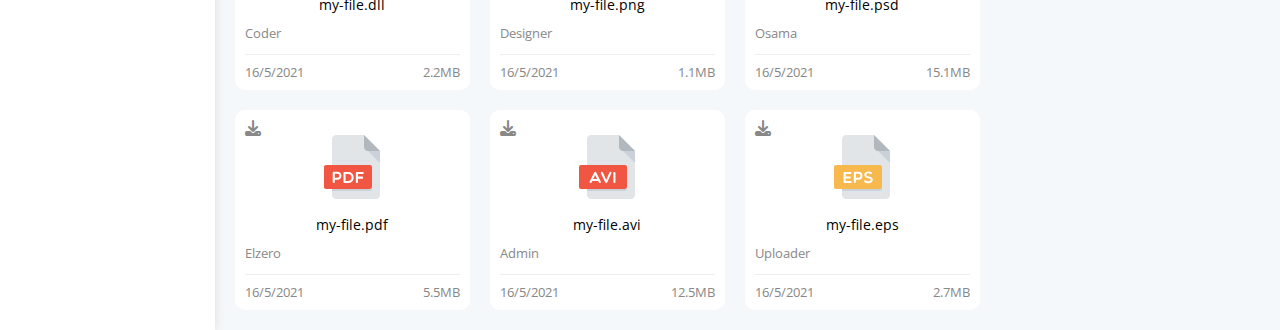
<file: files.html>
<!DOCTYPE html>
<html lang="en">
  <head>
    <meta charset="UTF-8" />
    <meta http-equiv="X-UA-Compatible" content="IE=edge" />
    <meta name="viewport" content="width=device-width, initial-scale=1.0" />
    <title>Dashed board</title>
    <!-- Font Awesome Library -->
    <link rel="stylesheet" href="./css/all.min.css" />

    <!-- bootStrap -->
    <link rel="stylesheet" href="./css/bootStrap.css" />

    <!-- Main Template CSS File -->
    <link rel="stylesheet" href="./css/main.css" />

    <!-- Render All Elements Normally -->
    <link rel="stylesheet" href="./css/normalize.css" />

    <!-- Google Fonts -->
    <link rel="preconnect" href="https://fonts.googleapis.com" />
    <link rel="preconnect" href="https://fonts.gstatic.com" crossorigin />
    <link
      href="https://fonts.googleapis.com/css2?family=Open+Sans:wght@300;500&#038;display=swap"
      rel="stylesheet"
    />
  </head>

  <body>
    <div class="page d-flex">
      <div class="sidebar bg-white p-20 p-relative">
        <h3 class="p-relative txt-c mt-0">AG</h3>
        <ul>
          <li>
            <a
              class="d-flex align-center fs-14 c-black rad-6 p-10"
              href="index.html"
            >
              <i class="fa-regular fa-chart-bar fa-fw"></i>
              <span>Dashboard</span>
            </a>
          </li>
          <li>
            <a
              class="d-flex align-center fs-14 c-black rad-6 p-10"
              href="settings.html"
            >
              <i class="fa-solid fa-gear fa-fw"></i>
              <span>Settings</span>
            </a>
          </li>
          <li>
            <a
              class="d-flex align-center fs-14 c-black rad-6 p-10"
              href="profile.html"
            >
              <i class="fa-regular fa-user fa-fw"></i>
              <span>Profile</span>
            </a>
          </li>
          <li>
            <a
              class="d-flex align-center fs-14 c-black rad-6 p-10"
              href="projects.html"
            >
              <i class="fa-solid fa-diagram-project fa-fw"></i>
              <span>Projects</span>
            </a>
          </li>
          <li>
            <a
              class="d-flex align-center fs-14 c-black rad-6 p-10"
              href="courses.html"
            >
              <i class="fa-solid fa-graduation-cap fa-fw"></i>
              <span>Courses</span>
            </a>
          </li>
          <li>
            <a
              class="d-flex align-center fs-14 c-black rad-6 p-10"
              href="friends.html"
            >
              <i class="fa-regular fa-circle-user fa-fw"></i>
              <span>Friends</span>
            </a>
          </li>
          <li>
            <a
              class="d-flex align-center fs-14 c-black rad-6 p-10 active"
              href="files.html"
            >
              <i class="fa-regular fa-file fa-fw"></i>
              <span>Files</span>
            </a>
          </li>
          <li>
            <a
              class="d-flex align-center fs-14 c-black rad-6 p-10"
              href="plans.html"
            >
              <i class="fa-regular fa-credit-card fa-fw"></i>
              <span>Plans</span>
            </a>
          </li>
        </ul>
      </div>
      <div class="content w-full bg-ECF9FF">
        <!-- S-header  -->
        <div class="head bg-white p-15 between-flex">
          <div class="search p-relative">
            <input class="p-10" type="search" placeholder="type A keyword " />
          </div>
          <div class="icon d-flex align-center">
            <span class="nonfiction p-relative">
              <i class="fa-regular fa-bell fa-lg"></i>
            </span>
            <img src="images/avatar.png" alt="" />
          </div>
        </div>
        <!-- E-header  -->
        <h1 class="p-relative">files</h1>

        <div class="files-page d-flex m-20 gap-20">
          <div class="files-stats p-20 bg-white rad-10">
            <h2 class="mt-0 mb-15 txt-c-mobile">Files Statistics</h2>
            <div class="d-flex align-center border-eee p-10 rad-6 mb-15 fs-13">
              <i
                class="fa-regular fa-file-pdf fa-lg blue center-flex c-blue icon"
              ></i>
              <div class="info">
                <span>PDF Files</span>
                <span class="c-grey d-block mt-5">130</span>
              </div>
              <div class="size c-grey">6.5GB</div>
            </div>
            <div class="d-flex align-center border-eee p-10 rad-6 mb-15 fs-13">
              <i
                class="fa-regular fa-images fa-lg green center-flex c-green icon"
              ></i>
              <div class="info">
                <span>Images</span>
                <span class="c-grey d-block mt-5">115 Files</span>
              </div>
              <div class="size c-grey">3.5GB</div>
            </div>
            <div class="d-flex align-center border-eee p-10 rad-6 mb-15 fs-13">
              <i
                class="fa-regular fa-file-word fa-lg red center-flex c-red icon"
              ></i>
              <div class="info">
                <span>Word Files</span>
                <span class="c-grey d-block mt-5">110 Files</span>
              </div>
              <div class="size c-grey">3.2GB</div>
            </div>
            <div class="d-flex align-center border-eee p-10 rad-6 fs-13">
              <i
                class="fa-solid fa-file-csv fa-lg orange center-flex c-orange icon"
              ></i>
              <div class="info">
                <span>CSV Files</span>
                <span class="c-grey d-block mt-5">99 Files</span>
              </div>
              <div class="size c-grey">2.9GB</div>
            </div>
            <a
              class="upload bg-blue c-white fs-13 rad-6 d-block w-fit btn-shape"
              href="#"
            >
              <i class="fa-solid fa-angles-up mr-10"></i>
              Upload
            </a>
          </div>

          <div class="files-content d-grid gap-20">
            <div class="file bg-white p-10 rad-10">
              <i class="fa-solid fa-download c-grey p-absolute"></i>
              <div class="icon txt-c">
                <img
                  decoding="async"
                  class="mt-15 mb-15"
                  src="images/pdf.svg"
                  alt=""
                />
              </div>
              <div class="txt-c mb-10 fs-14">my-file.pdf</div>
              <p class="c-grey fs-13">AG</p>
              <div class="info between-flex mt-10 pt-10 fs-13 c-grey">
                <span>20/06/2020</span>
                <span>5.5MB</span>
              </div>
            </div>
            <div class="file bg-white p-10 rad-10">
              <i class="fa-solid fa-download c-grey p-absolute"></i>
              <div class="icon txt-c">
                <img
                  decoding="async"
                  class="mt-15 mb-15"
                  src="images/avi.svg"
                  alt=""
                />
              </div>
              <div class="txt-c mb-10 fs-14">my-file.avi</div>
              <p class="c-grey fs-13">Admin</p>
              <div class="info between-flex mt-10 pt-10 fs-13 c-grey">
                <span>16/5/2021</span>
                <span>12.5MB</span>
              </div>
            </div>
            <div class="file bg-white p-10 rad-10">
              <i class="fa-solid fa-download c-grey p-absolute"></i>
              <div class="icon txt-c">
                <img
                  decoding="async"
                  class="mt-15 mb-15"
                  src="images/eps.svg"
                  alt=""
                />
              </div>
              <div class="txt-c mb-10 fs-14">my-file.eps</div>
              <p class="c-grey fs-13">Uploader</p>
              <div class="info between-flex mt-10 pt-10 fs-13 c-grey">
                <span>16/5/2021</span>
                <span>2.7MB</span>
              </div>
            </div>
            <div class="file bg-white p-10 rad-10">
              <i class="fa-solid fa-download c-grey p-absolute"></i>
              <div class="icon txt-c">
                <img
                  decoding="async"
                  class="mt-15 mb-15"
                  src="images/psd.svg"
                  alt=""
                />
              </div>
              <div class="txt-c mb-10 fs-14">my-file.psd</div>
              <p class="c-grey fs-13">Osama</p>
              <div class="info between-flex mt-10 pt-10 fs-13 c-grey">
                <span>16/5/2021</span>
                <span>15.1MB</span>
              </div>
            </div>
            <div class="file bg-white p-10 rad-10">
              <i class="fa-solid fa-download c-grey p-absolute"></i>
              <div class="icon txt-c">
                <img
                  decoding="async"
                  class="mt-15 mb-15"
                  src="images/dll.svg"
                  alt=""
                />
              </div>
              <div class="txt-c mb-10 fs-14">my-file.dll</div>
              <p class="c-grey fs-13">Coder</p>
              <div class="info between-flex mt-10 pt-10 fs-13 c-grey">
                <span>16/5/2021</span>
                <span>2.2MB</span>
              </div>
            </div>
            <div class="file bg-white p-10 rad-10">
              <i class="fa-solid fa-download c-grey p-absolute"></i>
              <div class="icon txt-c">
                <img
                  decoding="async"
                  class="mt-15 mb-15"
                  src="images/png.svg"
                  alt=""
                />
              </div>
              <div class="txt-c mb-10 fs-14">my-file.png</div>
              <p class="c-grey fs-13">Designer</p>
              <div class="info between-flex mt-10 pt-10 fs-13 c-grey">
                <span>16/5/2021</span>
                <span>1.1MB</span>
              </div>
            </div>
            <div class="file bg-white p-10 rad-10">
              <i class="fa-solid fa-download c-grey p-absolute"></i>
              <div class="icon txt-c">
                <img
                  decoding="async"
                  class="mt-15 mb-15"
                  src="images/dll.svg"
                  alt=""
                />
              </div>
              <div class="txt-c mb-10 fs-14">my-file.dll</div>
              <p class="c-grey fs-13">Coder</p>
              <div class="info between-flex mt-10 pt-10 fs-13 c-grey">
                <span>16/5/2021</span>
                <span>2.2MB</span>
              </div>
            </div>
            <div class="file bg-white p-10 rad-10">
              <i class="fa-solid fa-download c-grey p-absolute"></i>
              <div class="icon txt-c">
                <img
                  decoding="async"
                  class="mt-15 mb-15"
                  src="images/png.svg"
                  alt=""
                />
              </div>
              <div class="txt-c mb-10 fs-14">my-file.png</div>
              <p class="c-grey fs-13">Designer</p>
              <div class="info between-flex mt-10 pt-10 fs-13 c-grey">
                <span>16/5/2021</span>
                <span>1.1MB</span>
              </div>
            </div>
            <div class="file bg-white p-10 rad-10">
              <i class="fa-solid fa-download c-grey p-absolute"></i>
              <div class="icon txt-c">
                <img
                  decoding="async"
                  class="mt-15 mb-15"
                  src="images/psd.svg"
                  alt=""
                />
              </div>
              <div class="txt-c mb-10 fs-14">my-file.psd</div>
              <p class="c-grey fs-13">Osama</p>
              <div class="info between-flex mt-10 pt-10 fs-13 c-grey">
                <span>16/5/2021</span>
                <span>15.1MB</span>
              </div>
            </div>
            <div class="file bg-white p-10 rad-10">
              <i class="fa-solid fa-download c-grey p-absolute"></i>
              <div class="icon txt-c">
                <img
                  decoding="async"
                  class="mt-15 mb-15"
                  src="images/pdf.svg"
                  alt=""
                />
              </div>
              <div class="txt-c mb-10 fs-14">my-file.pdf</div>
              <p class="c-grey fs-13">Elzero</p>
              <div class="info between-flex mt-10 pt-10 fs-13 c-grey">
                <span>16/5/2021</span>
                <span>5.5MB</span>
              </div>
            </div>
            <div class="file bg-white p-10 rad-10">
              <i class="fa-solid fa-download c-grey p-absolute"></i>
              <div class="icon txt-c">
                <img
                  decoding="async"
                  class="mt-15 mb-15"
                  src="images/avi.svg"
                  alt=""
                />
              </div>
              <div class="txt-c mb-10 fs-14">my-file.avi</div>
              <p class="c-grey fs-13">Admin</p>
              <div class="info between-flex mt-10 pt-10 fs-13 c-grey">
                <span>16/5/2021</span>
                <span>12.5MB</span>
              </div>
            </div>
            <div class="file bg-white p-10 rad-10">
              <i class="fa-solid fa-download c-grey p-absolute"></i>
              <div class="icon txt-c">
                <img
                  decoding="async"
                  class="mt-15 mb-15"
                  src="images/eps.svg"
                  alt=""
                />
              </div>
              <div class="txt-c mb-10 fs-14">my-file.eps</div>
              <p class="c-grey fs-13">Uploader</p>
              <div class="info between-flex mt-10 pt-10 fs-13 c-grey">
                <span>16/5/2021</span>
                <span>2.7MB</span>
              </div>
            </div>
            <div class="file bg-white p-10 rad-10">
              <i class="fa-solid fa-download c-grey p-absolute"></i>
              <div class="icon txt-c">
                <img
                  decoding="async"
                  class="mt-15 mb-15"
                  src="images/pdf.svg"
                  alt=""
                />
              </div>
              <div class="txt-c mb-10 fs-14">my-file.pdf</div>
              <p class="c-grey fs-13">Elzero</p>
              <div class="info between-flex mt-10 pt-10 fs-13 c-grey">
                <span>16/5/2021</span>
                <span>5.5MB</span>
              </div>
            </div>
            <div class="file bg-white p-10 rad-10">
              <i class="fa-solid fa-download c-grey p-absolute"></i>
              <div class="icon txt-c">
                <img
                  decoding="async"
                  class="mt-15 mb-15"
                  src="images/avi.svg"
                  alt=""
                />
              </div>
              <div class="txt-c mb-10 fs-14">my-file.avi</div>
              <p class="c-grey fs-13">Admin</p>
              <div class="info between-flex mt-10 pt-10 fs-13 c-grey">
                <span>16/5/2021</span>
                <span>12.5MB</span>
              </div>
            </div>
            <div class="file bg-white p-10 rad-10">
              <i class="fa-solid fa-download c-grey p-absolute"></i>
              <div class="icon txt-c">
                <img
                  decoding="async"
                  class="mt-15 mb-15"
                  src="images/eps.svg"
                  alt=""
                />
              </div>
              <div class="txt-c mb-10 fs-14">my-file.eps</div>
              <p class="c-grey fs-13">Uploader</p>
              <div class="info between-flex mt-10 pt-10 fs-13 c-grey">
                <span>16/5/2021</span>
                <span>2.7MB</span>
              </div>
            </div>
            <div class="file bg-white p-10 rad-10">
              <i class="fa-solid fa-download c-grey p-absolute"></i>
              <div class="icon txt-c">
                <img
                  decoding="async"
                  class="mt-15 mb-15"
                  src="images/psd.svg"
                  alt=""
                />
              </div>
              <div class="txt-c mb-10 fs-14">my-file.psd</div>
              <p class="c-grey fs-13">Osama</p>
              <div class="info between-flex mt-10 pt-10 fs-13 c-grey">
                <span>16/5/2021</span>
                <span>15.1MB</span>
              </div>
            </div>
            <div class="file bg-white p-10 rad-10">
              <i class="fa-solid fa-download c-grey p-absolute"></i>
              <div class="icon txt-c">
                <img
                  decoding="async"
                  class="mt-15 mb-15"
                  src="images/dll.svg"
                  alt=""
                />
              </div>
              <div class="txt-c mb-10 fs-14">my-file.dll</div>
              <p class="c-grey fs-13">Coder</p>
              <div class="info between-flex mt-10 pt-10 fs-13 c-grey">
                <span>16/5/2021</span>
                <span>2.2MB</span>
              </div>
            </div>
            <div class="file bg-white p-10 rad-10">
              <i class="fa-solid fa-download c-grey p-absolute"></i>
              <div class="icon txt-c">
                <img
                  decoding="async"
                  class="mt-15 mb-15"
                  src="images/png.svg"
                  alt=""
                />
              </div>
              <div class="txt-c mb-10 fs-14">my-file.png</div>
              <p class="c-grey fs-13">Designer</p>
              <div class="info between-flex mt-10 pt-10 fs-13 c-grey">
                <span>16/5/2021</span>
                <span>1.1MB</span>
              </div>
            </div>
            <div class="file bg-white p-10 rad-10">
              <i class="fa-solid fa-download c-grey p-absolute"></i>
              <div class="icon txt-c">
                <img
                  decoding="async"
                  class="mt-15 mb-15"
                  src="images/dll.svg"
                  alt=""
                />
              </div>
              <div class="txt-c mb-10 fs-14">my-file.dll</div>
              <p class="c-grey fs-13">Coder</p>
              <div class="info between-flex mt-10 pt-10 fs-13 c-grey">
                <span>16/5/2021</span>
                <span>2.2MB</span>
              </div>
            </div>
            <div class="file bg-white p-10 rad-10">
              <i class="fa-solid fa-download c-grey p-absolute"></i>
              <div class="icon txt-c">
                <img
                  decoding="async"
                  class="mt-15 mb-15"
                  src="images/png.svg"
                  alt=""
                />
              </div>
              <div class="txt-c mb-10 fs-14">my-file.png</div>
              <p class="c-grey fs-13">Designer</p>
              <div class="info between-flex mt-10 pt-10 fs-13 c-grey">
                <span>16/5/2021</span>
                <span>1.1MB</span>
              </div>
            </div>
            <div class="file bg-white p-10 rad-10">
              <i class="fa-solid fa-download c-grey p-absolute"></i>
              <div class="icon txt-c">
                <img
                  decoding="async"
                  class="mt-15 mb-15"
                  src="images/psd.svg"
                  alt=""
                />
              </div>
              <div class="txt-c mb-10 fs-14">my-file.psd</div>
              <p class="c-grey fs-13">Osama</p>
              <div class="info between-flex mt-10 pt-10 fs-13 c-grey">
                <span>16/5/2021</span>
                <span>15.1MB</span>
              </div>
            </div>
            <div class="file bg-white p-10 rad-10">
              <i class="fa-solid fa-download c-grey p-absolute"></i>
              <div class="icon txt-c">
                <img
                  decoding="async"
                  class="mt-15 mb-15"
                  src="images/pdf.svg"
                  alt=""
                />
              </div>
              <div class="txt-c mb-10 fs-14">my-file.pdf</div>
              <p class="c-grey fs-13">Elzero</p>
              <div class="info between-flex mt-10 pt-10 fs-13 c-grey">
                <span>16/5/2021</span>
                <span>5.5MB</span>
              </div>
            </div>
            <div class="file bg-white p-10 rad-10">
              <i class="fa-solid fa-download c-grey p-absolute"></i>
              <div class="icon txt-c">
                <img
                  decoding="async"
                  class="mt-15 mb-15"
                  src="images/avi.svg"
                  alt=""
                />
              </div>
              <div class="txt-c mb-10 fs-14">my-file.avi</div>
              <p class="c-grey fs-13">Admin</p>
              <div class="info between-flex mt-10 pt-10 fs-13 c-grey">
                <span>16/5/2021</span>
                <span>12.5MB</span>
              </div>
            </div>
            <div class="file bg-white p-10 rad-10">
              <i class="fa-solid fa-download c-grey p-absolute"></i>
              <div class="icon txt-c">
                <img
                  decoding="async"
                  class="mt-15 mb-15"
                  src="images/eps.svg"
                  alt=""
                />
              </div>
              <div class="txt-c mb-10 fs-14">my-file.eps</div>
              <p class="c-grey fs-13">Uploader</p>
              <div class="info between-flex mt-10 pt-10 fs-13 c-grey">
                <span>16/5/2021</span>
                <span>2.7MB</span>
              </div>
            </div>
          </div>
        </div>
      </div>
    </div>
  </body>
</html>
</file>
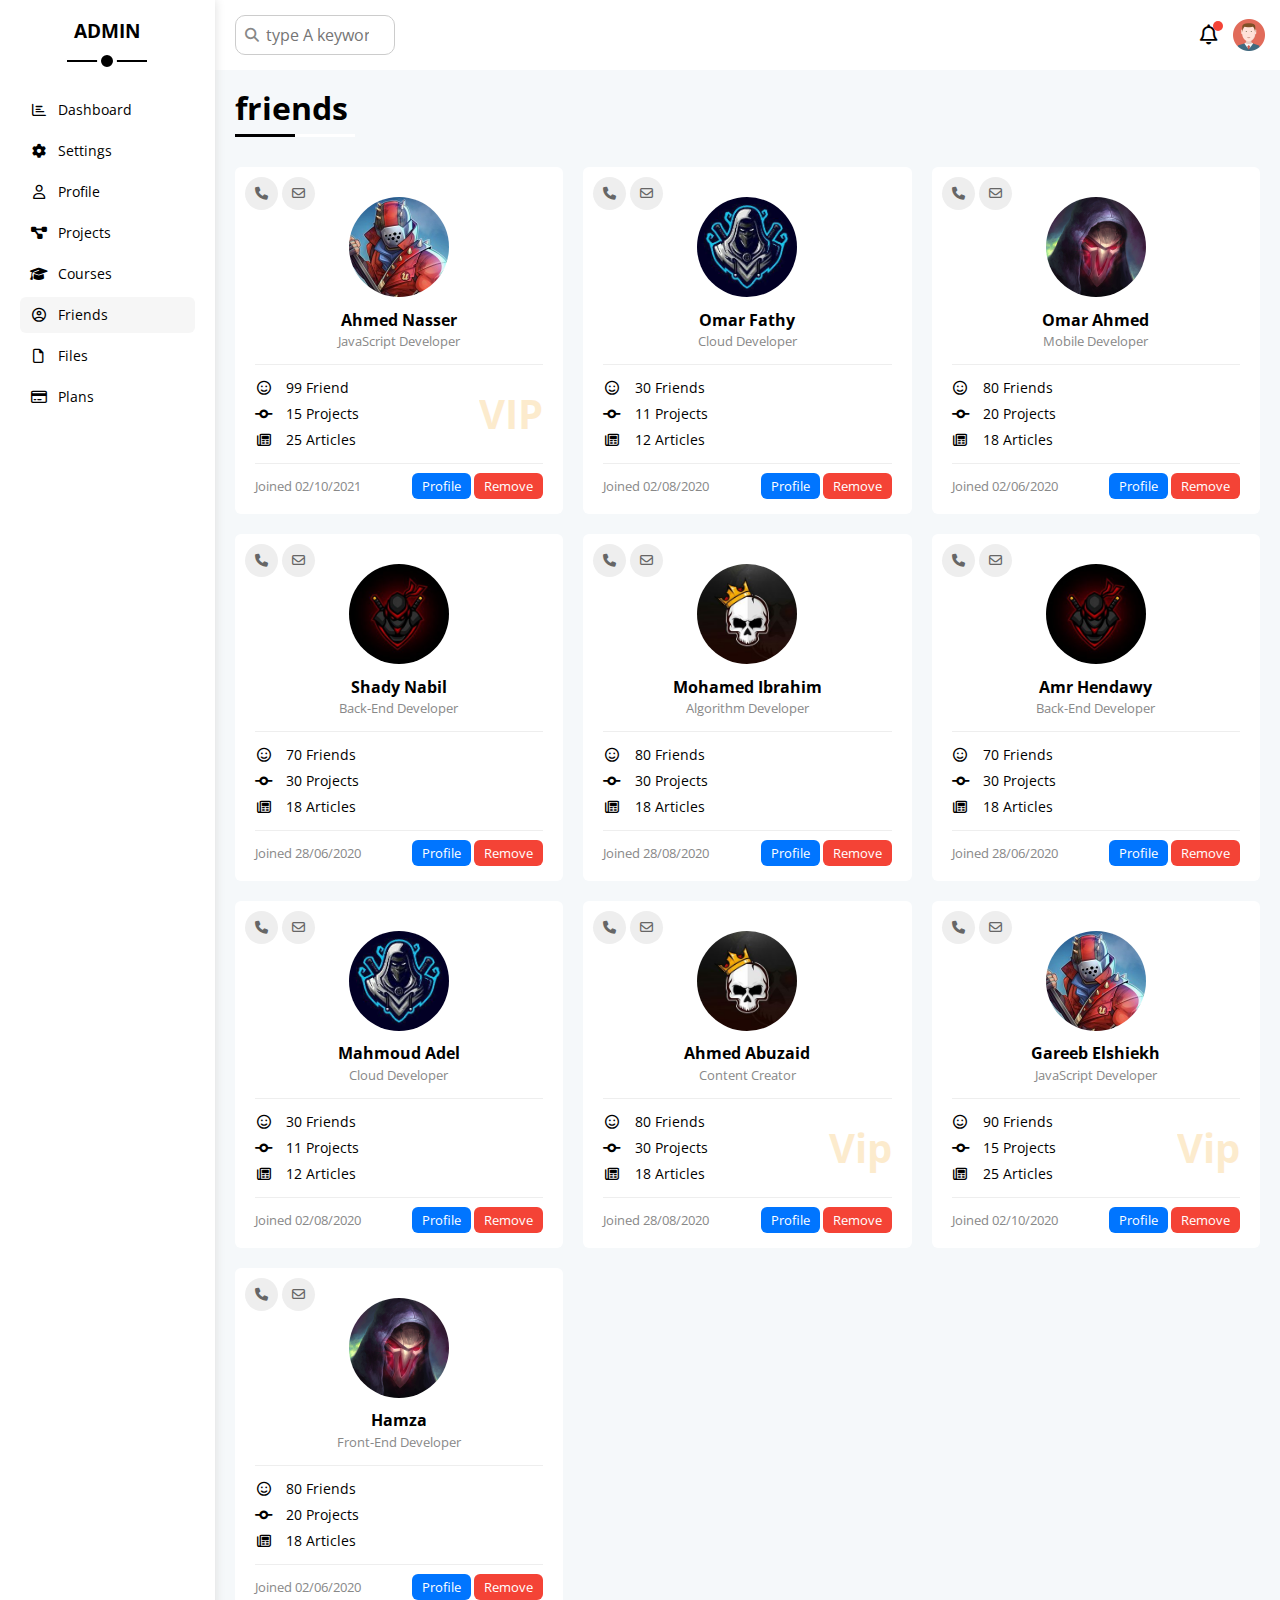
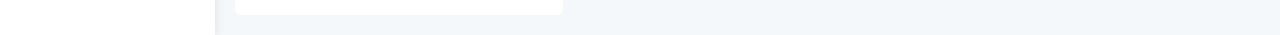
<file: friends.html>
<!DOCTYPE html>
<html lang="en">
  <head>
    <meta charset="UTF-8" />
    <meta http-equiv="X-UA-Compatible" content="IE=edge" />
    <meta name="viewport" content="width=device-width, initial-scale=1.0" />
    <title>Dashed board</title>
    <!-- Font Awesome Library -->
    <link rel="stylesheet" href="./css/all.min.css" />

    <!-- bootStrap -->
    <link rel="stylesheet" href="./css/bootStrap.css" />

    <!-- Main Template CSS File -->
    <link rel="stylesheet" href="./css/main.css" />

    <!-- Render All Elements Normally -->
    <link rel="stylesheet" href="./css/normalize.css" />

    <!-- Google Fonts -->
    <link rel="preconnect" href="https://fonts.googleapis.com" />
    <link rel="preconnect" href="https://fonts.gstatic.com" crossorigin />
    <link
      href="https://fonts.googleapis.com/css2?family=Open+Sans:wght@300;500&#038;display=swap"
      rel="stylesheet"
    />
  </head>

  <body>
    <div class="page d-flex">
      <div class="sidebar bg-white p-20 p-relative">
        <h3 class="p-relative txt-c mt-0">ADMIN</h3>
        <ul>
          <li>
            <a
              class="d-flex align-center fs-14 c-black rad-6 p-10"
              href="index.html"
            >
              <i class="fa-regular fa-chart-bar fa-fw"></i>
              <span>Dashboard</span>
            </a>
          </li>
          <li>
            <a
              class="d-flex align-center fs-14 c-black rad-6 p-10"
              href="settings.html"
            >
              <i class="fa-solid fa-gear fa-fw"></i>
              <span>Settings</span>
            </a>
          </li>
          <li>
            <a
              class="d-flex align-center fs-14 c-black rad-6 p-10"
              href="profile.html"
            >
              <i class="fa-regular fa-user fa-fw"></i>
              <span>Profile</span>
            </a>
          </li>
          <li>
            <a
              class="d-flex align-center fs-14 c-black rad-6 p-10"
              href="projects.html"
            >
              <i class="fa-solid fa-diagram-project fa-fw"></i>
              <span>Projects</span>
            </a>
          </li>
          <li>
            <a
              class="d-flex align-center fs-14 c-black rad-6 p-10"
              href="courses.html"
            >
              <i class="fa-solid fa-graduation-cap fa-fw"></i>
              <span>Courses</span>
            </a>
          </li>
          <li>
            <a
              class="d-flex align-center fs-14 c-black rad-6 p-10 active"
              href="friends.html"
            >
              <i class="fa-regular fa-circle-user fa-fw"></i>
              <span>Friends</span>
            </a>
          </li>
          <li>
            <a
              class="d-flex align-center fs-14 c-black rad-6 p-10"
              href="files.html"
            >
              <i class="fa-regular fa-file fa-fw"></i>
              <span>Files</span>
            </a>
          </li>
          <li>
            <a
              class="d-flex align-center fs-14 c-black rad-6 p-10"
              href="plans.html"
            >
              <i class="fa-regular fa-credit-card fa-fw"></i>
              <span>Plans</span>
            </a>
          </li>
        </ul>
      </div>
      <div class="content w-full bg-ECF9FF">
        <!-- S-header  -->
        <div class="head bg-white p-15 between-flex">
          <div class="search p-relative">
            <input class="p-10" type="search" placeholder="type A keyword " />
          </div>
          <div class="icon d-flex align-center">
            <span class="nonfiction p-relative">
              <i class="fa-regular fa-bell fa-lg"></i>
            </span>
            <img src="images/avatar.png" alt="" />
          </div>
        </div>
        <!-- E-header  -->
        <h1 class="p-relative">friends</h1>

        <div class="friends-page d-grid m-20 gap-20">
          <div class="friend bg-white rad-6 p-20 p-relative">
            <div class="contact">
              <i class="fa-solid fa-phone"></i>
              <i class="fa-regular fa-envelope"></i>
            </div>
            <div class="txt-c">
              <img
                decoding="async"
                class="rad-half mt-10 mb-10 w-100 h-100"
                src="images/friend-01.jpg"
                alt=""
              />
              <h4 class="m-0">Ahmed Nasser</h4>
              <p class="c-grey fs-13 mt-5 mb-0">JavaScript Developer</p>
            </div>
            <div class="icons fs-14 p-relative">
              <div class="mb-10">
                <i class="fa-regular fa-face-smile fa-fw"></i>
                <span>99 Friend</span>
              </div>
              <div class="mb-10">
                <i class="fa-solid fa-code-commit fa-fw"></i>
                <span>15 Projects</span>
              </div>
              <div>
                <i class="fa-regular fa-newspaper fa-fw"></i>
                <span>25 Articles</span>
              </div>
              <span class="vip fw-bold c-orange">VIP</span>
            </div>
            <div class="info between-flex fs-13">
              <span class="c-grey">Joined 02/10/2021</span>
              <div>
                <a class="bg-blue c-white btn-shape" href="profile.html"
                  >Profile</a
                >
                <a class="bg-red c-white btn-shape" href="#">Remove</a>
              </div>
            </div>
          </div>
          <div class="friend bg-white rad-6 p-20 p-relative">
            <div class="contact">
              <i class="fa-solid fa-phone"></i>
              <i class="fa-regular fa-envelope"></i>
            </div>
            <div class="txt-c">
              <img
                decoding="async"
                class="rad-half mt-10 mb-10 w-100 h-100"
                src="images/friend-02.jpg"
                alt=""
              />
              <h4 class="m-0">Omar Fathy</h4>
              <p class="c-grey fs-13 mt-5 mb-0">Cloud Developer</p>
            </div>
            <div class="icons fs-14 p-relative">
              <div class="mb-10">
                <i class="fa-regular fa-face-smile fa-fw"></i>
                <span>30 Friends</span>
              </div>
              <div class="mb-10">
                <i class="fa-solid fa-code-commit fa-fw"></i>
                <span>11 Projects</span>
              </div>
              <div>
                <i class="fa-regular fa-newspaper fa-fw"></i>
                <span>12 Articles</span>
              </div>
            </div>
            <div class="info between-flex fs-13">
              <span class="c-grey">Joined 02/08/2020</span>
              <div>
                <a class="bg-blue c-white btn-shape" href="profile.html"
                  >Profile</a
                >
                <a class="bg-red c-white btn-shape" href="">Remove</a>
              </div>
            </div>
          </div>
          <div class="friend bg-white rad-6 p-20 p-relative">
            <div class="contact">
              <i class="fa-solid fa-phone"></i>
              <i class="fa-regular fa-envelope"></i>
            </div>
            <div class="txt-c">
              <img
                decoding="async"
                class="rad-half mt-10 mb-10 w-100 h-100"
                src="images/friend-03.jpg"
                alt=""
              />
              <h4 class="m-0">Omar Ahmed</h4>
              <p class="c-grey fs-13 mt-5 mb-0">Mobile Developer</p>
            </div>
            <div class="icons fs-14 p-relative">
              <div class="mb-10">
                <i class="fa-regular fa-face-smile fa-fw"></i>
                <span>80 Friends</span>
              </div>
              <div class="mb-10">
                <i class="fa-solid fa-code-commit fa-fw"></i>
                <span>20 Projects</span>
              </div>
              <div>
                <i class="fa-regular fa-newspaper fa-fw"></i>
                <span>18 Articles</span>
              </div>
            </div>
            <div class="info between-flex fs-13">
              <span class="c-grey">Joined 02/06/2020</span>
              <div>
                <a class="bg-blue c-white btn-shape" href="profile.html"
                  >Profile</a
                >
                <a class="bg-red c-white btn-shape" href="">Remove</a>
              </div>
            </div>
          </div>
          <div class="friend bg-white rad-6 p-20 p-relative">
            <div class="contact">
              <i class="fa-solid fa-phone"></i>
              <i class="fa-regular fa-envelope"></i>
            </div>
            <div class="txt-c">
              <img
                decoding="async"
                class="rad-half mt-10 mb-10 w-100 h-100"
                src="images/friend-04.jpg"
                alt=""
              />
              <h4 class="m-0">Shady Nabil</h4>
              <p class="c-grey fs-13 mt-5 mb-0">Back-End Developer</p>
            </div>
            <div class="icons fs-14 p-relative">
              <div class="mb-10">
                <i class="fa-regular fa-face-smile fa-fw"></i>
                <span>70 Friends</span>
              </div>
              <div class="mb-10">
                <i class="fa-solid fa-code-commit fa-fw"></i>
                <span>30 Projects</span>
              </div>
              <div>
                <i class="fa-regular fa-newspaper fa-fw"></i>
                <span>18 Articles</span>
              </div>
            </div>
            <div class="info between-flex fs-13">
              <span class="c-grey">Joined 28/06/2020</span>
              <div>
                <a class="bg-blue c-white btn-shape" href="profile.html"
                  >Profile</a
                >
                <a class="bg-red c-white btn-shape" href="">Remove</a>
              </div>
            </div>
          </div>
          <div class="friend bg-white rad-6 p-20 p-relative">
            <div class="contact">
              <i class="fa-solid fa-phone"></i>
              <i class="fa-regular fa-envelope"></i>
            </div>
            <div class="txt-c">
              <img
                decoding="async"
                class="rad-half mt-10 mb-10 w-100 h-100"
                src="images/friend-05.jpg"
                alt=""
              />
              <h4 class="m-0">Mohamed Ibrahim</h4>
              <p class="c-grey fs-13 mt-5 mb-0">Algorithm Developer</p>
            </div>
            <div class="icons fs-14 p-relative">
              <div class="mb-10">
                <i class="fa-regular fa-face-smile fa-fw"></i>
                <span>80 Friends</span>
              </div>
              <div class="mb-10">
                <i class="fa-solid fa-code-commit fa-fw"></i>
                <span>30 Projects</span>
              </div>
              <div>
                <i class="fa-regular fa-newspaper fa-fw"></i>
                <span>18 Articles</span>
              </div>
            </div>
            <div class="info between-flex fs-13">
              <span class="c-grey">Joined 28/08/2020</span>
              <div>
                <a class="bg-blue c-white btn-shape" href="profile.html"
                  >Profile</a
                >
                <a class="bg-red c-white btn-shape" href="">Remove</a>
              </div>
            </div>
          </div>
          <div class="friend bg-white rad-6 p-20 p-relative">
            <div class="contact">
              <i class="fa-solid fa-phone"></i>
              <i class="fa-regular fa-envelope"></i>
            </div>
            <div class="txt-c">
              <img
                decoding="async"
                class="rad-half mt-10 mb-10 w-100 h-100"
                src="images/friend-04.jpg"
                alt=""
              />
              <h4 class="m-0">Amr Hendawy</h4>
              <p class="c-grey fs-13 mt-5 mb-0">Back-End Developer</p>
            </div>
            <div class="icons fs-14 p-relative">
              <div class="mb-10">
                <i class="fa-regular fa-face-smile fa-fw"></i>
                <span>70 Friends</span>
              </div>
              <div class="mb-10">
                <i class="fa-solid fa-code-commit fa-fw"></i>
                <span>30 Projects</span>
              </div>
              <div>
                <i class="fa-regular fa-newspaper fa-fw"></i>
                <span>18 Articles</span>
              </div>
            </div>
            <div class="info between-flex fs-13">
              <span class="c-grey">Joined 28/06/2020</span>
              <div>
                <a class="bg-blue c-white btn-shape" href="profile.html"
                  >Profile</a
                >
                <a class="bg-red c-white btn-shape" href="">Remove</a>
              </div>
            </div>
          </div>
          <div class="friend bg-white rad-6 p-20 p-relative">
            <div class="contact">
              <i class="fa-solid fa-phone"></i>
              <i class="fa-regular fa-envelope"></i>
            </div>
            <div class="txt-c">
              <img
                decoding="async"
                class="rad-half mt-10 mb-10 w-100 h-100"
                src="images/friend-02.jpg"
                alt=""
              />
              <h4 class="m-0">Mahmoud Adel</h4>
              <p class="c-grey fs-13 mt-5 mb-0">Cloud Developer</p>
            </div>
            <div class="icons fs-14 p-relative">
              <div class="mb-10">
                <i class="fa-regular fa-face-smile fa-fw"></i>
                <span>30 Friends</span>
              </div>
              <div class="mb-10">
                <i class="fa-solid fa-code-commit fa-fw"></i>
                <span>11 Projects</span>
              </div>
              <div>
                <i class="fa-regular fa-newspaper fa-fw"></i>
                <span>12 Articles</span>
              </div>
            </div>
            <div class="info between-flex fs-13">
              <span class="c-grey">Joined 02/08/2020</span>
              <div>
                <a class="bg-blue c-white btn-shape" href="profile.html"
                  >Profile</a
                >
                <a class="bg-red c-white btn-shape" href="">Remove</a>
              </div>
            </div>
          </div>
          <div class="friend bg-white rad-6 p-20 p-relative">
            <div class="contact">
              <i class="fa-solid fa-phone"></i>
              <i class="fa-regular fa-envelope"></i>
            </div>
            <div class="txt-c">
              <img
                decoding="async"
                class="rad-half mt-10 mb-10 w-100 h-100"
                src="images/friend-05.jpg"
                alt=""
              />
              <h4 class="m-0">Ahmed Abuzaid</h4>
              <p class="c-grey fs-13 mt-5 mb-0">Content Creator</p>
            </div>
            <div class="icons fs-14 p-relative">
              <div class="mb-10">
                <i class="fa-regular fa-face-smile fa-fw"></i>
                <span>80 Friends</span>
              </div>
              <div class="mb-10">
                <i class="fa-solid fa-code-commit fa-fw"></i>
                <span>30 Projects</span>
              </div>
              <div>
                <i class="fa-regular fa-newspaper fa-fw"></i>
                <span>18 Articles</span>
              </div>
              <span class="vip fw-bold c-orange">Vip</span>
            </div>
            <div class="info between-flex fs-13">
              <span class="c-grey">Joined 28/08/2020</span>
              <div>
                <a class="bg-blue c-white btn-shape" href="profile.html"
                  >Profile</a
                >
                <a class="bg-red c-white btn-shape" href="">Remove</a>
              </div>
            </div>
          </div>
          <div class="friend bg-white rad-6 p-20 p-relative">
            <div class="contact">
              <i class="fa-solid fa-phone"></i>
              <i class="fa-regular fa-envelope"></i>
            </div>
            <div class="txt-c">
              <img
                decoding="async"
                class="rad-half mt-10 mb-10 w-100 h-100"
                src="images/friend-01.jpg"
                alt=""
              />
              <h4 class="m-0">Gareeb Elshiekh</h4>
              <p class="c-grey fs-13 mt-5 mb-0">JavaScript Developer</p>
            </div>
            <div class="icons fs-14 p-relative">
              <div class="mb-10">
                <i class="fa-regular fa-face-smile fa-fw"></i>
                <span>90 Friends</span>
              </div>
              <div class="mb-10">
                <i class="fa-solid fa-code-commit fa-fw"></i>
                <span>15 Projects</span>
              </div>
              <div>
                <i class="fa-regular fa-newspaper fa-fw"></i>
                <span>25 Articles</span>
              </div>
              <span class="vip fw-bold c-orange">Vip</span>
            </div>
            <div class="info between-flex fs-13">
              <span class="c-grey">Joined 02/10/2020</span>
              <div>
                <a class="bg-blue c-white btn-shape" href="profile.html"
                  >Profile</a
                >
                <a class="bg-red c-white btn-shape" href="">Remove</a>
              </div>
            </div>
          </div>
          <div class="friend bg-white rad-6 p-20 p-relative">
            <div class="contact">
              <i class="fa-solid fa-phone"></i>
              <i class="fa-regular fa-envelope"></i>
            </div>
            <div class="txt-c">
              <img
                decoding="async"
                class="rad-half mt-10 mb-10 w-100 h-100"
                src="images/friend-03.jpg"
                alt=""
              />
              <h4 class="m-0">Hamza</h4>
              <p class="c-grey fs-13 mt-5 mb-0">Front-End Developer</p>
            </div>
            <div class="icons fs-14 p-relative">
              <div class="mb-10">
                <i class="fa-regular fa-face-smile fa-fw"></i>
                <span>80 Friends</span>
              </div>
              <div class="mb-10">
                <i class="fa-solid fa-code-commit fa-fw"></i>
                <span>20 Projects</span>
              </div>
              <div>
                <i class="fa-regular fa-newspaper fa-fw"></i>
                <span>18 Articles</span>
              </div>
            </div>
            <div class="info between-flex fs-13">
              <span class="c-grey">Joined 02/06/2020</span>
              <div>
                <a class="bg-blue c-white btn-shape" href="profile.html"
                  >Profile</a
                >
                <a class="bg-red c-white btn-shape" href="">Remove</a>
              </div>
            </div>
          </div>
        </div>
      </div>
    </div>
  </body>
</html>
</file>
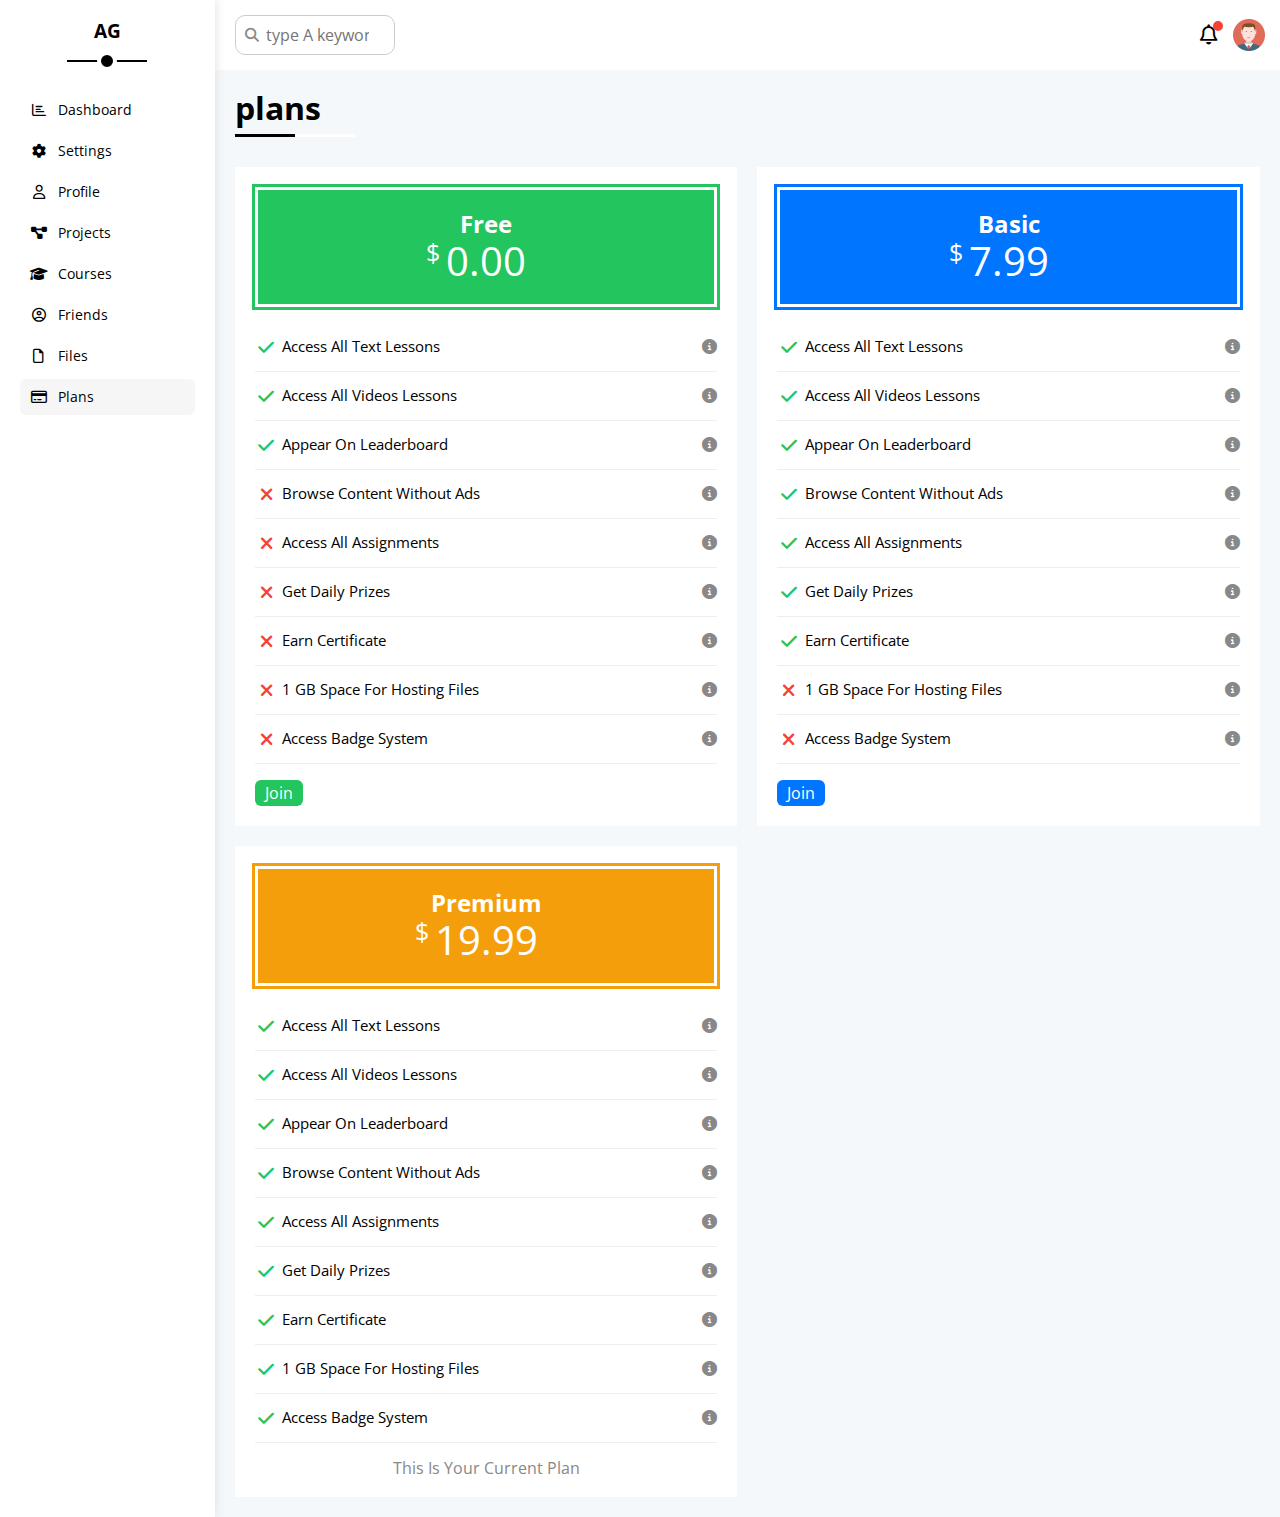
<file: plans.html>
<!DOCTYPE html>
<html lang="en">
  <head>
    <meta charset="UTF-8" />
    <meta http-equiv="X-UA-Compatible" content="IE=edge" />
    <meta name="viewport" content="width=device-width, initial-scale=1.0" />
    <title>Dashed board</title>
    <!-- Font Awesome Library -->
    <link rel="stylesheet" href="./css/all.min.css" />

    <!-- bootStrap -->
    <link rel="stylesheet" href="./css/bootStrap.css" />

    <!-- Main Template CSS File -->
    <link rel="stylesheet" href="./css/main.css" />

    <!-- Render All Elements Normally -->
    <link rel="stylesheet" href="./css/normalize.css" />

    <!-- Google Fonts -->
    <link rel="preconnect" href="https://fonts.googleapis.com" />
    <link rel="preconnect" href="https://fonts.gstatic.com" crossorigin />
    <link
      href="https://fonts.googleapis.com/css2?family=Open+Sans:wght@300;500&#038;display=swap"
      rel="stylesheet"
    />
  </head>

  <body>
    <div class="page d-flex">
      <div class="sidebar bg-white p-20 p-relative">
        <h3 class="p-relative txt-c mt-0">AG</h3>
        <ul>
          <li>
            <a
              class="d-flex align-center fs-14 c-black rad-6 p-10"
              href="index.html"
            >
              <i class="fa-regular fa-chart-bar fa-fw"></i>
              <span>Dashboard</span>
            </a>
          </li>
          <li>
            <a
              class="d-flex align-center fs-14 c-black rad-6 p-10"
              href="settings.html"
            >
              <i class="fa-solid fa-gear fa-fw"></i>
              <span>Settings</span>
            </a>
          </li>
          <li>
            <a
              class="d-flex align-center fs-14 c-black rad-6 p-10"
              href="profile.html"
            >
              <i class="fa-regular fa-user fa-fw"></i>
              <span>Profile</span>
            </a>
          </li>
          <li>
            <a
              class="d-flex align-center fs-14 c-black rad-6 p-10"
              href="projects.html"
            >
              <i class="fa-solid fa-diagram-project fa-fw"></i>
              <span>Projects</span>
            </a>
          </li>
          <li>
            <a
              class="d-flex align-center fs-14 c-black rad-6 p-10"
              href="courses.html"
            >
              <i class="fa-solid fa-graduation-cap fa-fw"></i>
              <span>Courses</span>
            </a>
          </li>
          <li>
            <a
              class="d-flex align-center fs-14 c-black rad-6 p-10"
              href="friends.html"
            >
              <i class="fa-regular fa-circle-user fa-fw"></i>
              <span>Friends</span>
            </a>
          </li>
          <li>
            <a
              class="d-flex align-center fs-14 c-black rad-6 p-10"
              href="files.html"
            >
              <i class="fa-regular fa-file fa-fw"></i>
              <span>Files</span>
            </a>
          </li>
          <li>
            <a
              class="d-flex align-center fs-14 c-black rad-6 p-10 active"
              href="plans.html"
            >
              <i class="fa-regular fa-credit-card fa-fw"></i>
              <span>Plans</span>
            </a>
          </li>
        </ul>
      </div>
      <div class="content w-full bg-ECF9FF">
        <!-- S-header  -->
        <div class="head bg-white p-15 between-flex">
          <div class="search p-relative">
            <input class="p-10" type="search" placeholder="type A keyword " />
          </div>
          <div class="icon d-flex align-center">
            <span class="nonfiction p-relative">
              <i class="fa-regular fa-bell fa-lg"></i>
            </span>
            <img src="images/avatar.png" alt="" />
          </div>
        </div>
        <!-- E-header  -->
        <h1 class="p-relative">plans</h1>

        <div class="plans-page d-grid m-20 gap-20">
          <div class="plan green bg-white p-20">
            <div class="top bg-green txt-c p-20">
              <h2 class="m-0 c-white">Free</h2>
              <div class="price c-white"><span>$</span>0.00</div>
            </div>
            <ul>
              <li>
                <i class="fa-solid fa-check fa-fw yes"></i>
                <span>Access All Text Lessons</span>
                <i class="fa-solid fa-circle-info help"></i>
              </li>
              <li>
                <i class="fa-solid fa-check fa-fw yes"></i>
                <span>Access All Videos Lessons</span>
                <i class="fa-solid fa-circle-info help"></i>
              </li>
              <li>
                <i class="fa-solid fa-check fa-fw yes"></i>
                <span>Appear On Leaderboard</span>
                <i class="fa-solid fa-circle-info help"></i>
              </li>
              <li>
                <i class="fa-solid fa-xmark fa-fw"></i>
                <span>Browse Content Without Ads</span>
                <i class="fa-solid fa-circle-info help"></i>
              </li>
              <li>
                <i class="fa-solid fa-xmark fa-fw"></i>
                <span>Access All Assignments</span>
                <i class="fa-solid fa-circle-info help"></i>
              </li>
              <li>
                <i class="fa-solid fa-xmark fa-fw"></i>
                <span>Get Daily Prizes</span>
                <i class="fa-solid fa-circle-info help"></i>
              </li>
              <li>
                <i class="fa-solid fa-xmark fa-fw"></i>
                <span>Earn Certificate</span>
                <i class="fa-solid fa-circle-info help"></i>
              </li>
              <li>
                <i class="fa-solid fa-xmark fa-fw"></i>
                <span>1 GB Space For Hosting Files</span>
                <i class="fa-solid fa-circle-info help"></i>
              </li>
              <li>
                <i class="fa-solid fa-xmark fa-fw"></i>
                <span>Access Badge System</span>
                <i class="fa-solid fa-circle-info help"></i>
              </li>
            </ul>
            <a href="#" class="btn-shape bg-green c-white d-block w-fit"
              >Join</a
            >
          </div>
          <!-- Start Plan -->
          <div class="plan blue bg-white p-20">
            <div class="top bg-blue txt-c p-20">
              <h2 class="m-0 c-white">Basic</h2>
              <div class="price c-white"><span>$</span>7.99</div>
            </div>
            <ul class="list-none p-0">
              <li>
                <i class="fa-solid fa-check fa-fw yes"></i>
                <span>Access All Text Lessons</span>
                <i class="fa-solid fa-circle-info help"></i>
              </li>
              <li>
                <i class="fa-solid fa-check fa-fw yes"></i>
                <span>Access All Videos Lessons</span>
                <i class="fa-solid fa-circle-info help"></i>
              </li>
              <li>
                <i class="fa-solid fa-check fa-fw yes"></i>
                <span>Appear On Leaderboard</span>
                <i class="fa-solid fa-circle-info help"></i>
              </li>
              <li>
                <i class="fa-solid fa-check fa-fw yes"></i>
                <span>Browse Content Without Ads</span>
                <i class="fa-solid fa-circle-info help"></i>
              </li>
              <li>
                <i class="fa-solid fa-check fa-fw yes"></i>
                <span>Access All Assignments</span>
                <i class="fa-solid fa-circle-info help"></i>
              </li>
              <li>
                <i class="fa-solid fa-check fa-fw yes"></i>
                <span>Get Daily Prizes</span>
                <i class="fa-solid fa-circle-info help"></i>
              </li>
              <li>
                <i class="fa-solid fa-check fa-fw yes"></i>
                <span>Earn Certificate</span>
                <i class="fa-solid fa-circle-info help"></i>
              </li>
              <li>
                <i class="fa-solid fa-xmark fa-fw"></i>
                <span>1 GB Space For Hosting Files</span>
                <i class="fa-solid fa-circle-info help"></i>
              </li>
              <li>
                <i class="fa-solid fa-xmark fa-fw"></i>
                <span>Access Badge System</span>
                <i class="fa-solid fa-circle-info help"></i>
              </li>
            </ul>
            <a href="#" class="btn-shape bg-blue c-white d-block w-fit">Join</a>
          </div>
          <!-- End Plan -->
          <!-- Start Plan -->
          <div class="plan orange bg-white p-20">
            <div class="top bg-orange txt-c p-20">
              <h2 class="m-0 c-white">Premium</h2>
              <div class="price c-white"><span>$</span>19.99</div>
            </div>
            <ul class="list-none p-0">
              <li>
                <i class="fa-solid fa-check fa-fw yes"></i>
                <span>Access All Text Lessons</span>
                <i class="fa-solid fa-circle-info help"></i>
              </li>
              <li>
                <i class="fa-solid fa-check fa-fw yes"></i>
                <span>Access All Videos Lessons</span>
                <i class="fa-solid fa-circle-info help"></i>
              </li>
              <li>
                <i class="fa-solid fa-check fa-fw yes"></i>
                <span>Appear On Leaderboard</span>
                <i class="fa-solid fa-circle-info help"></i>
              </li>
              <li>
                <i class="fa-solid fa-check fa-fw yes"></i>
                <span>Browse Content Without Ads</span>
                <i class="fa-solid fa-circle-info help"></i>
              </li>
              <li>
                <i class="fa-solid fa-check fa-fw yes"></i>
                <span>Access All Assignments</span>
                <i class="fa-solid fa-circle-info help"></i>
              </li>
              <li>
                <i class="fa-solid fa-check fa-fw yes"></i>
                <span>Get Daily Prizes</span>
                <i class="fa-solid fa-circle-info help"></i>
              </li>
              <li>
                <i class="fa-solid fa-check fa-fw yes"></i>
                <span>Earn Certificate</span>
                <i class="fa-solid fa-circle-info help"></i>
              </li>
              <li>
                <i class="fa-solid fa-check fa-fw yes"></i>
                <span>1 GB Space For Hosting Files</span>
                <i class="fa-solid fa-circle-info help"></i>
              </li>
              <li>
                <i class="fa-solid fa-check fa-fw yes"></i>
                <span>Access Badge System</span>
                <i class="fa-solid fa-circle-info help"></i>
              </li>
            </ul>
            <p class="c-grey m-0 txt-c">This Is Your Current Plan</p>
          </div>
          <!-- End Plan -->
        </div>
      </div>
    </div>
  </body>
</html>
</file>
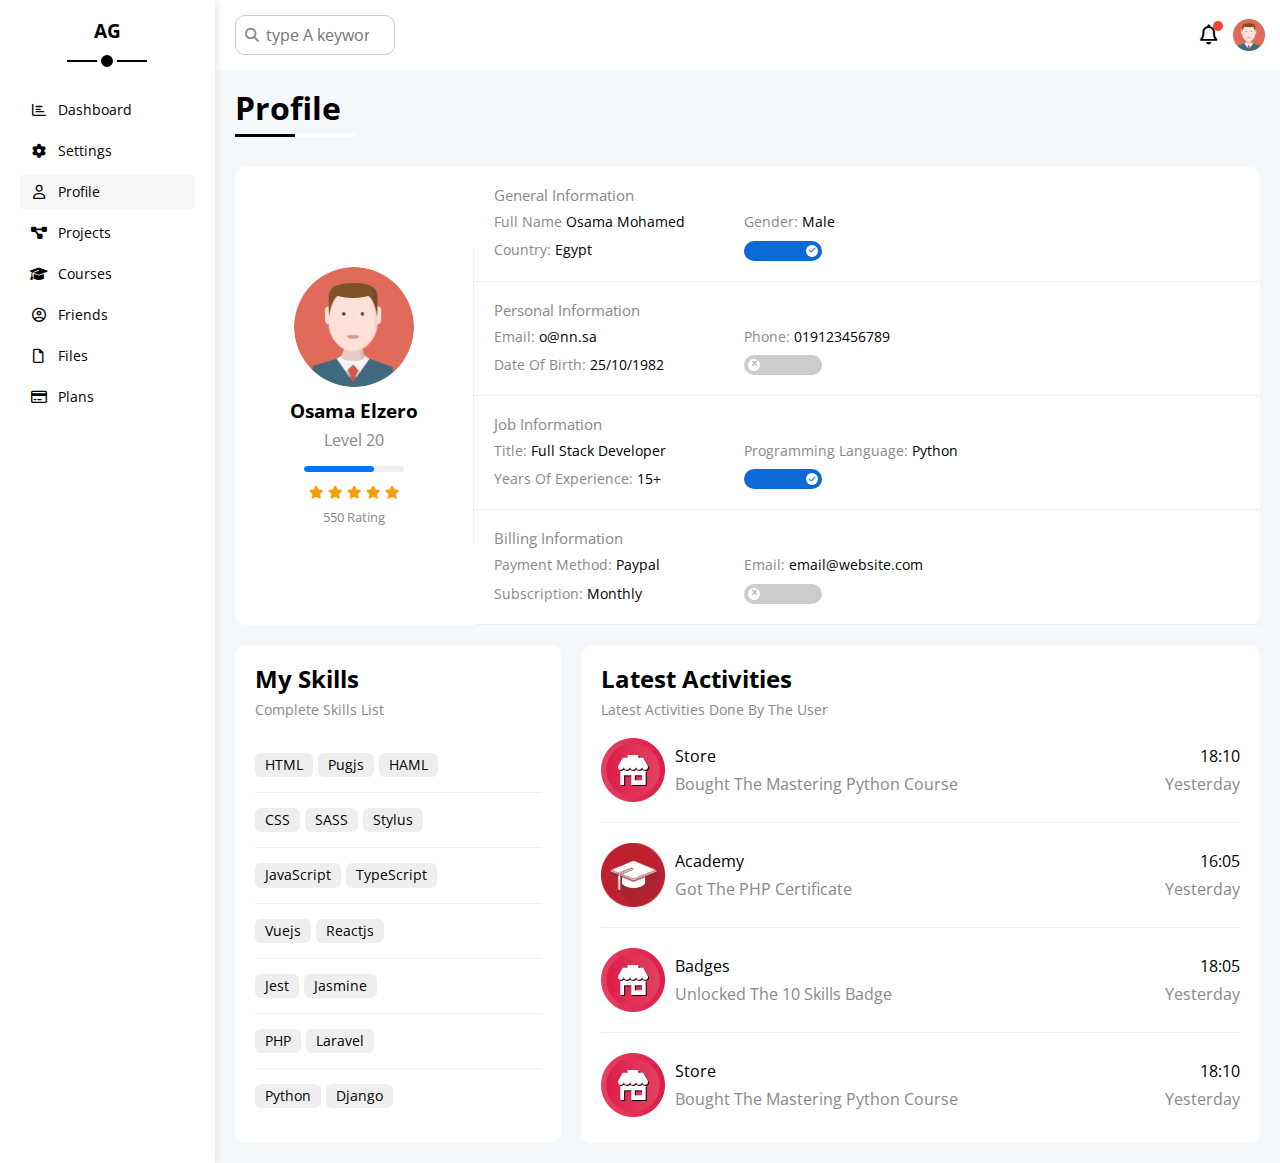
<file: profile.html>
<!DOCTYPE html>
<html lang="en">
  <head>
    <meta charset="UTF-8" />
    <meta http-equiv="X-UA-Compatible" content="IE=edge" />
    <meta name="viewport" content="width=device-width, initial-scale=1.0" />
    <title>Dashed board</title>
    <!-- Font Awesome Library -->
    <link rel="stylesheet" href="./css/all.min.css" />

    <!-- bootStrap -->
    <link rel="stylesheet" href="./css/bootStrap.css" />

    <!-- Main Template CSS File -->
    <link rel="stylesheet" href="./css/main.css" />

    <!-- Render All Elements Normally -->
    <link rel="stylesheet" href="./css/normalize.css" />

    <!-- Google Fonts -->
    <link rel="preconnect" href="https://fonts.googleapis.com" />
    <link rel="preconnect" href="https://fonts.gstatic.com" crossorigin />
    <link
      href="https://fonts.googleapis.com/css2?family=Open+Sans:wght@300;500&#038;display=swap"
      rel="stylesheet"
    />
  </head>

  <body>
    <div class="page d-flex">
      <div class="sidebar bg-white p-20 p-relative">
        <h3 class="p-relative txt-c mt-0">AG</h3>
        <ul>
          <li>
            <a
              class="d-flex align-center fs-14 c-black rad-6 p-10"
              href="index.html"
            >
              <i class="fa-regular fa-chart-bar fa-fw"></i>
              <span>Dashboard</span>
            </a>
          </li>
          <li>
            <a
              class="d-flex align-center fs-14 c-black rad-6 p-10"
              href="settings.html"
            >
              <i class="fa-solid fa-gear fa-fw"></i>
              <span>Settings</span>
            </a>
          </li>
          <li>
            <a
              class="d-flex align-center fs-14 c-black rad-6 p-10 active"
              href="profile.html"
            >
              <i class="fa-regular fa-user fa-fw"></i>
              <span>Profile</span>
            </a>
          </li>
          <li>
            <a
              class="d-flex align-center fs-14 c-black rad-6 p-10"
              href="projects.html"
            >
              <i class="fa-solid fa-diagram-project fa-fw"></i>
              <span>Projects</span>
            </a>
          </li>
          <li>
            <a
              class="d-flex align-center fs-14 c-black rad-6 p-10"
              href="courses.html"
            >
              <i class="fa-solid fa-graduation-cap fa-fw"></i>
              <span>Courses</span>
            </a>
          </li>
          <li>
            <a
              class="d-flex align-center fs-14 c-black rad-6 p-10"
              href="friends.html"
            >
              <i class="fa-regular fa-circle-user fa-fw"></i>
              <span>Friends</span>
            </a>
          </li>
          <li>
            <a
              class="d-flex align-center fs-14 c-black rad-6 p-10"
              href="files.html"
            >
              <i class="fa-regular fa-file fa-fw"></i>
              <span>Files</span>
            </a>
          </li>
          <li>
            <a
              class="d-flex align-center fs-14 c-black rad-6 p-10"
              href="plans.html"
            >
              <i class="fa-regular fa-credit-card fa-fw"></i>
              <span>Plans</span>
            </a>
          </li>
        </ul>
      </div>
      <div class="content w-full bg-ECF9FF">
        <!-- S-header  -->
        <div class="head bg-white p-15 between-flex">
          <div class="search p-relative">
            <input class="p-10" type="search" placeholder="type A keyword " />
          </div>
          <div class="icon d-flex align-center">
            <span class="nonfiction p-relative">
              <i class="fa-regular fa-bell fa-lg"></i>
            </span>
            <img src="images/avatar.png" alt="" />
          </div>
        </div>
        <!-- E-header  -->
        <h1 class="p-relative">Profile</h1>
        <div class="profile-page m-20">
          <!-- S-overview -->
          <div class="overview bg-white rad-10 d-flex align-center">
            <div class="avatar-box txt-c p-20">
              <img
                decoding="async"
                class="rad-half mb-10"
                src="images/avatar.png"
                alt=""
              />
              <h3 class="m-0">Osama Elzero</h3>
              <p class="c-grey mt-10">Level 20</p>
              <div class="level rad-6 bg-eee p-relative">
                <span style="width: 70%"></span>
              </div>
              <div class="rating mt-10 mb-10">
                <i class="fa-solid fa-star c-orange fs-13"></i>
                <i class="fa-solid fa-star c-orange fs-13"></i>
                <i class="fa-solid fa-star c-orange fs-13"></i>
                <i class="fa-solid fa-star c-orange fs-13"></i>
                <i class="fa-solid fa-star c-orange fs-13"></i>
              </div>
              <p class="c-grey m-0 fs-13">550 Rating</p>
            </div>
            <div class="info-box w-full txt-c-mobile">
              <!-- Start Information Row -->
              <div class="box p-20 d-flex align-center">
                <h4 class="c-grey fs-15 m-0 w-full">General Information</h4>
                <div class="fs-14">
                  <span class="c-grey">Full Name</span>
                  <span>Osama Mohamed</span>
                </div>
                <div class="fs-14">
                  <span class="c-grey">Gender:</span>
                  <span>Male</span>
                </div>
                <div class="fs-14">
                  <span class="c-grey">Country:</span>
                  <span>Egypt</span>
                </div>
                <div class="fs-14">
                  <label>
                    <input class="toggle-checkbox" type="checkbox" checked />
                    <div class="toggle-switch"></div>
                  </label>
                </div>
              </div>
              <!-- End Information Row -->
              <!-- Start Information Row -->
              <div class="box p-20 d-flex align-center">
                <h4 class="c-grey w-full fs-15 m-0">Personal Information</h4>
                <div class="fs-14">
                  <span class="c-grey">Email:</span>
                  <span>o@nn.sa</span>
                </div>
                <div class="fs-14">
                  <span class="c-grey">Phone:</span>
                  <span>019123456789</span>
                </div>
                <div class="fs-14">
                  <span class="c-grey">Date Of Birth:</span>
                  <span>25/10/1982</span>
                </div>
                <div class="fs-14">
                  <label>
                    <input class="toggle-checkbox" type="checkbox" />
                    <div class="toggle-switch"></div>
                  </label>
                </div>
              </div>
              <!-- End Information Row -->
              <!-- Start Information Row -->
              <div class="box p-20 d-flex align-center">
                <h4 class="c-grey w-full fs-15 m-0">Job Information</h4>
                <div class="fs-14">
                  <span class="c-grey">Title:</span>
                  <span>Full Stack Developer</span>
                </div>
                <div class="fs-14">
                  <span class="c-grey">Programming Language:</span>
                  <span>Python</span>
                </div>
                <div class="fs-14">
                  <span class="c-grey">Years Of Experience:</span>
                  <span>15+</span>
                </div>
                <div class="fs-14">
                  <label>
                    <input class="toggle-checkbox" type="checkbox" checked />
                    <div class="toggle-switch"></div>
                  </label>
                </div>
              </div>
              <!-- End Information Row -->
              <!-- Start Information Row -->
              <div class="box p-20 d-flex align-center">
                <h4 class="c-grey w-full fs-15 m-0">Billing Information</h4>
                <div class="fs-14">
                  <span class="c-grey">Payment Method:</span>
                  <span>Paypal</span>
                </div>
                <div class="fs-14">
                  <span class="c-grey">Email:</span>
                  <span>email@website.com</span>
                </div>
                <div class="fs-14">
                  <span class="c-grey">Subscription:</span>
                  <span>Monthly</span>
                </div>
                <div class="fs-14">
                  <label>
                    <input class="toggle-checkbox" type="checkbox" />
                    <div class="toggle-switch"></div>
                  </label>
                </div>
              </div>
              <!-- End Information Row -->
            </div>
          </div>
          <!-- E-overview -->

          <!-- S-other-data -->
          <div class="other-data d-flex gap-20">
            <div class="skills-card p-20 bg-white rad-10 mt-20">
              <h2 class="m-0 mb-10">My Skills</h2>
              <p class="c-grey mt-0 mb-20 fs-14">Complete Skills List</p>
              <ul class="m-0 tx">
                <li><span>HTML</span><span>Pugjs</span><span>HAML</span></li>
                <li><span>CSS</span><span>SASS</span><span>Stylus</span></li>
                <li><span>JavaScript</span><span>TypeScript</span></li>
                <li><span>Vuejs</span><span>Reactjs</span></li>
                <li><span>Jest</span><span>Jasmine</span></li>
                <li><span>PHP</span><span>Laravel</span></li>
                <li><span>Python</span><span>Django</span></li>
              </ul>
            </div>
            <div class="activities p-20 bg-white rad-10 mt-20">
              <h2 class="m-0 mb-10">Latest Activities</h2>
              <p class="c-grey mt-0 mb-20 fs-14">
                Latest Activities Done By The User
              </p>
              <div class="activity d-flex align-center txt-c-mobile">
                <img src="images/activity-01.png" alt="activity" />
                <div class="info">
                  <span class="d-block mb-10">Store</span>
                  <span class="c-grey">Bought The Mastering Python Course</span>
                </div>
                <div class="data">
                  <span class="d-block mb-10">18:10</span>
                  <span class="c-grey">Yesterday</span>
                </div>
              </div>
              <div class="activity d-flex align-center txt-c-mobile">
                <img src="images/activity-02.png" alt="activity" />
                <div class="info">
                  <span class="d-block mb-10">Academy</span>
                  <span class="c-grey">Got The PHP Certificate</span>
                </div>
                <div class="data">
                  <span class="d-block mb-10">16:05</span>
                  <span class="c-grey">Yesterday</span>
                </div>
              </div>
              <div class="activity d-flex align-center txt-c-mobile">
                <img src="images/activity-01.png" alt="activity" />
                <div class="info">
                  <span class="d-block mb-10">Badges</span>
                  <span class="c-grey">Unlocked The 10 Skills Badge</span>
                </div>
                <div class="data">
                  <span class="d-block mb-10">18:05</span>
                  <span class="c-grey">Yesterday</span>
                </div>
              </div>
              <div class="activity d-flex align-center txt-c-mobile">
                <img src="images/activity-01.png" alt="activity" />
                <div class="info">
                  <span class="d-block mb-10">Store</span>
                  <span class="c-grey">Bought The Mastering Python Course</span>
                </div>
                <div class="data">
                  <span class="d-block mb-10">18:10</span>
                  <span class="c-grey">Yesterday</span>
                </div>
              </div>
            </div>
          </div>
          <!-- E-other-data -->
        </div>
      </div>
    </div>
  </body>
</html>
</file>
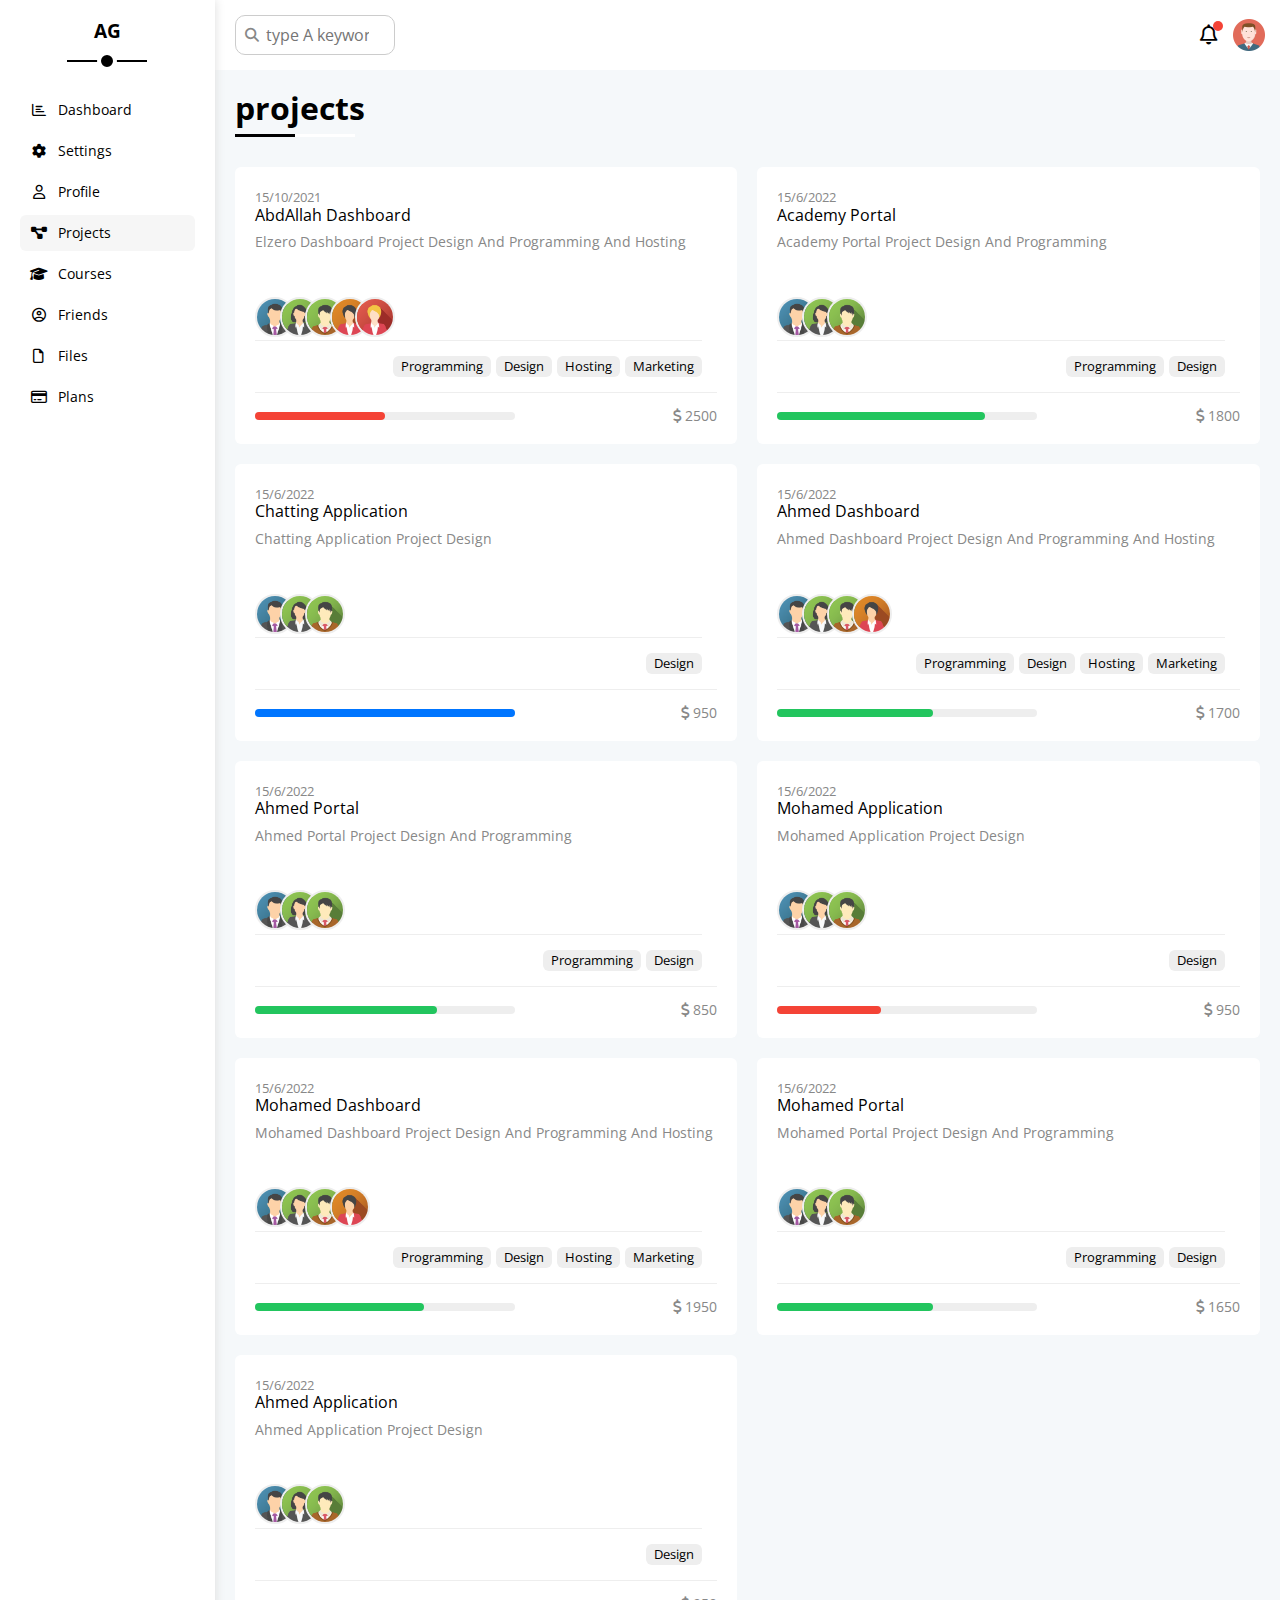
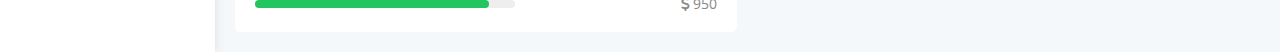
<file: projects.html>
<!DOCTYPE html>
<html lang="en">
  <head>
    <meta charset="UTF-8" />
    <meta http-equiv="X-UA-Compatible" content="IE=edge" />
    <meta name="viewport" content="width=device-width, initial-scale=1.0" />
    <title>Dashed board</title>
    <!-- Font Awesome Library -->
    <link rel="stylesheet" href="./css/all.min.css" />

    <!-- bootStrap -->
    <link rel="stylesheet" href="./css/bootStrap.css" />

    <!-- Main Template CSS File -->
    <link rel="stylesheet" href="./css/main.css" />

    <!-- Render All Elements Normally -->
    <link rel="stylesheet" href="./css/normalize.css" />

    <!-- Google Fonts -->
    <link rel="preconnect" href="https://fonts.googleapis.com" />
    <link rel="preconnect" href="https://fonts.gstatic.com" crossorigin />
    <link
      href="https://fonts.googleapis.com/css2?family=Open+Sans:wght@300;500&#038;display=swap"
      rel="stylesheet"
    />
  </head>

  <body>
    <div class="page d-flex">
      <div class="sidebar bg-white p-20 p-relative">
        <h3 class="p-relative txt-c mt-0">AG</h3>
        <ul>
          <li>
            <a
              class="d-flex align-center fs-14 c-black rad-6 p-10"
              href="index.html"
            >
              <i class="fa-regular fa-chart-bar fa-fw"></i>
              <span>Dashboard</span>
            </a>
          </li>
          <li>
            <a
              class="d-flex align-center fs-14 c-black rad-6 p-10"
              href="settings.html"
            >
              <i class="fa-solid fa-gear fa-fw"></i>
              <span>Settings</span>
            </a>
          </li>
          <li>
            <a
              class="d-flex align-center fs-14 c-black rad-6 p-10"
              href="profile.html"
            >
              <i class="fa-regular fa-user fa-fw"></i>
              <span>Profile</span>
            </a>
          </li>
          <li>
            <a
              class="d-flex align-center fs-14 c-black rad-6 p-10 active"
              href="projects.html"
            >
              <i class="fa-solid fa-diagram-project fa-fw"></i>
              <span>Projects</span>
            </a>
          </li>
          <li>
            <a
              class="d-flex align-center fs-14 c-black rad-6 p-10"
              href="courses.html"
            >
              <i class="fa-solid fa-graduation-cap fa-fw"></i>
              <span>Courses</span>
            </a>
          </li>
          <li>
            <a
              class="d-flex align-center fs-14 c-black rad-6 p-10"
              href="friends.html"
            >
              <i class="fa-regular fa-circle-user fa-fw"></i>
              <span>Friends</span>
            </a>
          </li>
          <li>
            <a
              class="d-flex align-center fs-14 c-black rad-6 p-10"
              href="files.html"
            >
              <i class="fa-regular fa-file fa-fw"></i>
              <span>Files</span>
            </a>
          </li>
          <li>
            <a
              class="d-flex align-center fs-14 c-black rad-6 p-10"
              href="plans.html"
            >
              <i class="fa-regular fa-credit-card fa-fw"></i>
              <span>Plans</span>
            </a>
          </li>
        </ul>
      </div>
      <div class="content w-full bg-ECF9FF">
        <!-- S-header  -->
        <div class="head bg-white p-15 between-flex">
          <div class="search p-relative">
            <input class="p-10" type="search" placeholder="type A keyword " />
          </div>
          <div class="icon d-flex align-center">
            <span class="nonfiction p-relative">
              <i class="fa-regular fa-bell fa-lg"></i>
            </span>
            <img src="images/avatar.png" alt="" />
          </div>
        </div>
        <!-- E-header  -->
        <h1 class="p-relative">projects</h1>

        <div class="projects-page d-grid m-20 gap-20">
          <div class="project bg-white p-20 rad-6 p-relative">
            <span class="date fs-13 c-grey">15/10/2021</span>
            <h4 class="m-0">AbdAllah Dashboard</h4>
            <p class="c-grey mt-10 mb-10 fs-14">
              Elzero Dashboard Project Design And Programming And Hosting
            </p>
            <div class="team">
              <a href="#"
                ><img decoding="async" src="images/team-01.png" alt=""
              /></a>
              <a href="#"
                ><img decoding="async" src="images/team-02.png" alt=""
              /></a>
              <a href="#"
                ><img decoding="async" src="images/team-03.png" alt=""
              /></a>
              <a href="#"
                ><img decoding="async" src="images/team-04.png" alt=""
              /></a>
              <a href="#"
                ><img decoding="async" src="images/team-05.png" alt=""
              /></a>
            </div>
            <div class="do d-flex">
              <span class="fs-13 rad-6 bg-eee">Programming</span>
              <span class="fs-13 rad-6 bg-eee">Design</span>
              <span class="fs-13 rad-6 bg-eee">Hosting</span>
              <span class="fs-13 rad-6 bg-eee">Marketing</span>
            </div>
            <div class="info between-flex">
              <div class="prog bg-eee">
                <span class="bg-red" style="width: 50%"></span>
              </div>
              <div class="fs-14 c-grey">
                <i class="fa-solid fa-dollar-sign"></i>
                2500
              </div>
            </div>
          </div>
          <div class="project bg-white p-20 rad-6 p-relative">
            <span class="date fs-13 c-grey">15/6/2022</span>
            <h4 class="m-0">Academy Portal</h4>
            <p class="c-grey mt-10 mb-10 fs-14">
              Academy Portal Project Design And Programming
            </p>
            <div class="team">
              <a href="#"
                ><img decoding="async" src="images/team-01.png" alt=""
              /></a>
              <a href="#"
                ><img decoding="async" src="images/team-02.png" alt=""
              /></a>
              <a href="#"
                ><img decoding="async" src="images/team-03.png" alt=""
              /></a>
            </div>
            <div class="do d-flex">
              <span class="fs-13 rad-6 bg-eee">Programming</span>
              <span class="fs-13 rad-6 bg-eee">Design</span>
            </div>
            <div class="info between-flex">
              <div class="prog bg-eee">
                <span class="bg-green" style="width: 80%"></span>
              </div>
              <div class="fs-14 c-grey">
                <i class="fa-solid fa-dollar-sign"></i>
                1800
              </div>
            </div>
          </div>
          <div class="project bg-white p-20 rad-6 p-relative">
            <span class="date fs-13 c-grey">15/6/2022</span>
            <h4 class="m-0">Chatting Application</h4>
            <p class="c-grey mt-10 mb-10 fs-14">
              Chatting Application Project Design
            </p>
            <div class="team">
              <a href="#"
                ><img decoding="async" src="images/team-01.png" alt=""
              /></a>
              <a href="#"
                ><img decoding="async" src="images/team-02.png" alt=""
              /></a>
              <a href="#"
                ><img decoding="async" src="images/team-03.png" alt=""
              /></a>
            </div>
            <div class="do d-flex">
              <span class="fs-13 rad-6 bg-eee">Design</span>
            </div>
            <div class="info between-flex">
              <div class="prog bg-eee">
                <span class="bg-blue" style="width: 100%"></span>
              </div>
              <div class="fs-14 c-grey">
                <i class="fa-solid fa-dollar-sign"></i>
                950
              </div>
            </div>
          </div>
          <div class="project bg-white p-20 rad-6 p-relative">
            <span class="date fs-13 c-grey">15/6/2022</span>
            <h4 class="m-0">Ahmed Dashboard</h4>
            <p class="c-grey mt-10 mb-10 fs-14">
              Ahmed Dashboard Project Design And Programming And Hosting
            </p>
            <div class="team">
              <a href="#"
                ><img decoding="async" src="images/team-01.png" alt=""
              /></a>
              <a href="#"
                ><img decoding="async" src="images/team-02.png" alt=""
              /></a>
              <a href="#"
                ><img decoding="async" src="images/team-03.png" alt=""
              /></a>
              <a href="#"
                ><img decoding="async" src="images/team-04.png" alt=""
              /></a>
            </div>
            <div class="do d-flex">
              <span class="fs-13 rad-6 bg-eee">Programming</span>
              <span class="fs-13 rad-6 bg-eee">Design</span>
              <span class="fs-13 rad-6 bg-eee">Hosting</span>
              <span class="fs-13 rad-6 bg-eee">Marketing</span>
            </div>
            <div class="info between-flex">
              <div class="prog bg-eee">
                <span class="bg-green" style="width: 60%"></span>
              </div>
              <div class="fs-14 c-grey">
                <i class="fa-solid fa-dollar-sign"></i>
                1700
              </div>
            </div>
          </div>
          <div class="project bg-white p-20 rad-6 p-relative">
            <span class="date fs-13 c-grey">15/6/2022</span>
            <h4 class="m-0">Ahmed Portal</h4>
            <p class="c-grey mt-10 mb-10 fs-14">
              Ahmed Portal Project Design And Programming
            </p>
            <div class="team">
              <a href="#"
                ><img decoding="async" src="images/team-01.png" alt=""
              /></a>
              <a href="#"
                ><img decoding="async" src="images/team-02.png" alt=""
              /></a>
              <a href="#"
                ><img decoding="async" src="images/team-03.png" alt=""
              /></a>
            </div>
            <div class="do d-flex">
              <span class="fs-13 rad-6 bg-eee">Programming</span>
              <span class="fs-13 rad-6 bg-eee">Design</span>
            </div>
            <div class="info between-flex">
              <div class="prog bg-eee">
                <span class="bg-green" style="width: 70%"></span>
              </div>
              <div class="fs-14 c-grey">
                <i class="fa-solid fa-dollar-sign"></i>
                850
              </div>
            </div>
          </div>
          <div class="project bg-white p-20 rad-6 p-relative">
            <span class="date fs-13 c-grey">15/6/2022</span>
            <h4 class="m-0">Mohamed Application</h4>
            <p class="c-grey mt-10 mb-10 fs-14">
              Mohamed Application Project Design
            </p>
            <div class="team">
              <a href="#"
                ><img decoding="async" src="images/team-01.png" alt=""
              /></a>
              <a href="#"
                ><img decoding="async" src="images/team-02.png" alt=""
              /></a>
              <a href="#"
                ><img decoding="async" src="images/team-03.png" alt=""
              /></a>
            </div>
            <div class="do d-flex">
              <span class="fs-13 rad-6 bg-eee">Design</span>
            </div>
            <div class="info between-flex">
              <div class="prog bg-eee">
                <span class="bg-red" style="width: 40%"></span>
              </div>
              <div class="fs-14 c-grey">
                <i class="fa-solid fa-dollar-sign"></i>
                950
              </div>
            </div>
          </div>
          <div class="project bg-white p-20 rad-6 p-relative">
            <span class="date fs-13 c-grey">15/6/2022</span>
            <h4 class="m-0">Mohamed Dashboard</h4>
            <p class="c-grey mt-10 mb-10 fs-14">
              Mohamed Dashboard Project Design And Programming And Hosting
            </p>
            <div class="team">
              <a href="#"
                ><img decoding="async" src="images/team-01.png" alt=""
              /></a>
              <a href="#"
                ><img decoding="async" src="images/team-02.png" alt=""
              /></a>
              <a href="#"
                ><img decoding="async" src="images/team-03.png" alt=""
              /></a>
              <a href="#"
                ><img decoding="async" src="images/team-04.png" alt=""
              /></a>
            </div>
            <div class="do d-flex">
              <span class="fs-13 rad-6 bg-eee">Programming</span>
              <span class="fs-13 rad-6 bg-eee">Design</span>
              <span class="fs-13 rad-6 bg-eee">Hosting</span>
              <span class="fs-13 rad-6 bg-eee">Marketing</span>
            </div>
            <div class="info between-flex">
              <div class="prog bg-eee">
                <span class="bg-green" style="width: 65%"></span>
              </div>
              <div class="fs-14 c-grey">
                <i class="fa-solid fa-dollar-sign"></i>
                1950
              </div>
            </div>
          </div>
          <div class="project bg-white p-20 rad-6 p-relative">
            <span class="date fs-13 c-grey">15/6/2022</span>
            <h4 class="m-0">Mohamed Portal</h4>
            <p class="c-grey mt-10 mb-10 fs-14">
              Mohamed Portal Project Design And Programming
            </p>
            <div class="team">
              <a href="#"
                ><img decoding="async" src="images/team-01.png" alt=""
              /></a>
              <a href="#"
                ><img decoding="async" src="images/team-02.png" alt=""
              /></a>
              <a href="#"
                ><img decoding="async" src="images/team-03.png" alt=""
              /></a>
            </div>
            <div class="do d-flex">
              <span class="fs-13 rad-6 bg-eee">Programming</span>
              <span class="fs-13 rad-6 bg-eee">Design</span>
            </div>
            <div class="info between-flex">
              <div class="prog bg-eee">
                <span class="bg-green" style="width: 60%"></span>
              </div>
              <div class="fs-14 c-grey">
                <i class="fa-solid fa-dollar-sign"></i>
                1650
              </div>
            </div>
          </div>
          <div class="project bg-white p-20 rad-6 p-relative">
            <span class="date fs-13 c-grey">15/6/2022</span>
            <h4 class="m-0">Ahmed Application</h4>
            <p class="c-grey mt-10 mb-10 fs-14">
              Ahmed Application Project Design
            </p>
            <div class="team">
              <a href="#"
                ><img decoding="async" src="images/team-01.png" alt=""
              /></a>
              <a href="#"
                ><img decoding="async" src="images/team-02.png" alt=""
              /></a>
              <a href="#"
                ><img decoding="async" src="images/team-03.png" alt=""
              /></a>
            </div>
            <div class="do d-flex">
              <span class="fs-13 rad-6 bg-eee">Design</span>
            </div>
            <div class="info between-flex">
              <div class="prog bg-eee">
                <span class="bg-green" style="width: 90%"></span>
              </div>
              <div class="fs-14 c-grey">
                <i class="fa-solid fa-dollar-sign"></i>
                950
              </div>
            </div>
          </div>
        </div>
      </div>
    </div>
  </body>
</html>
</file>
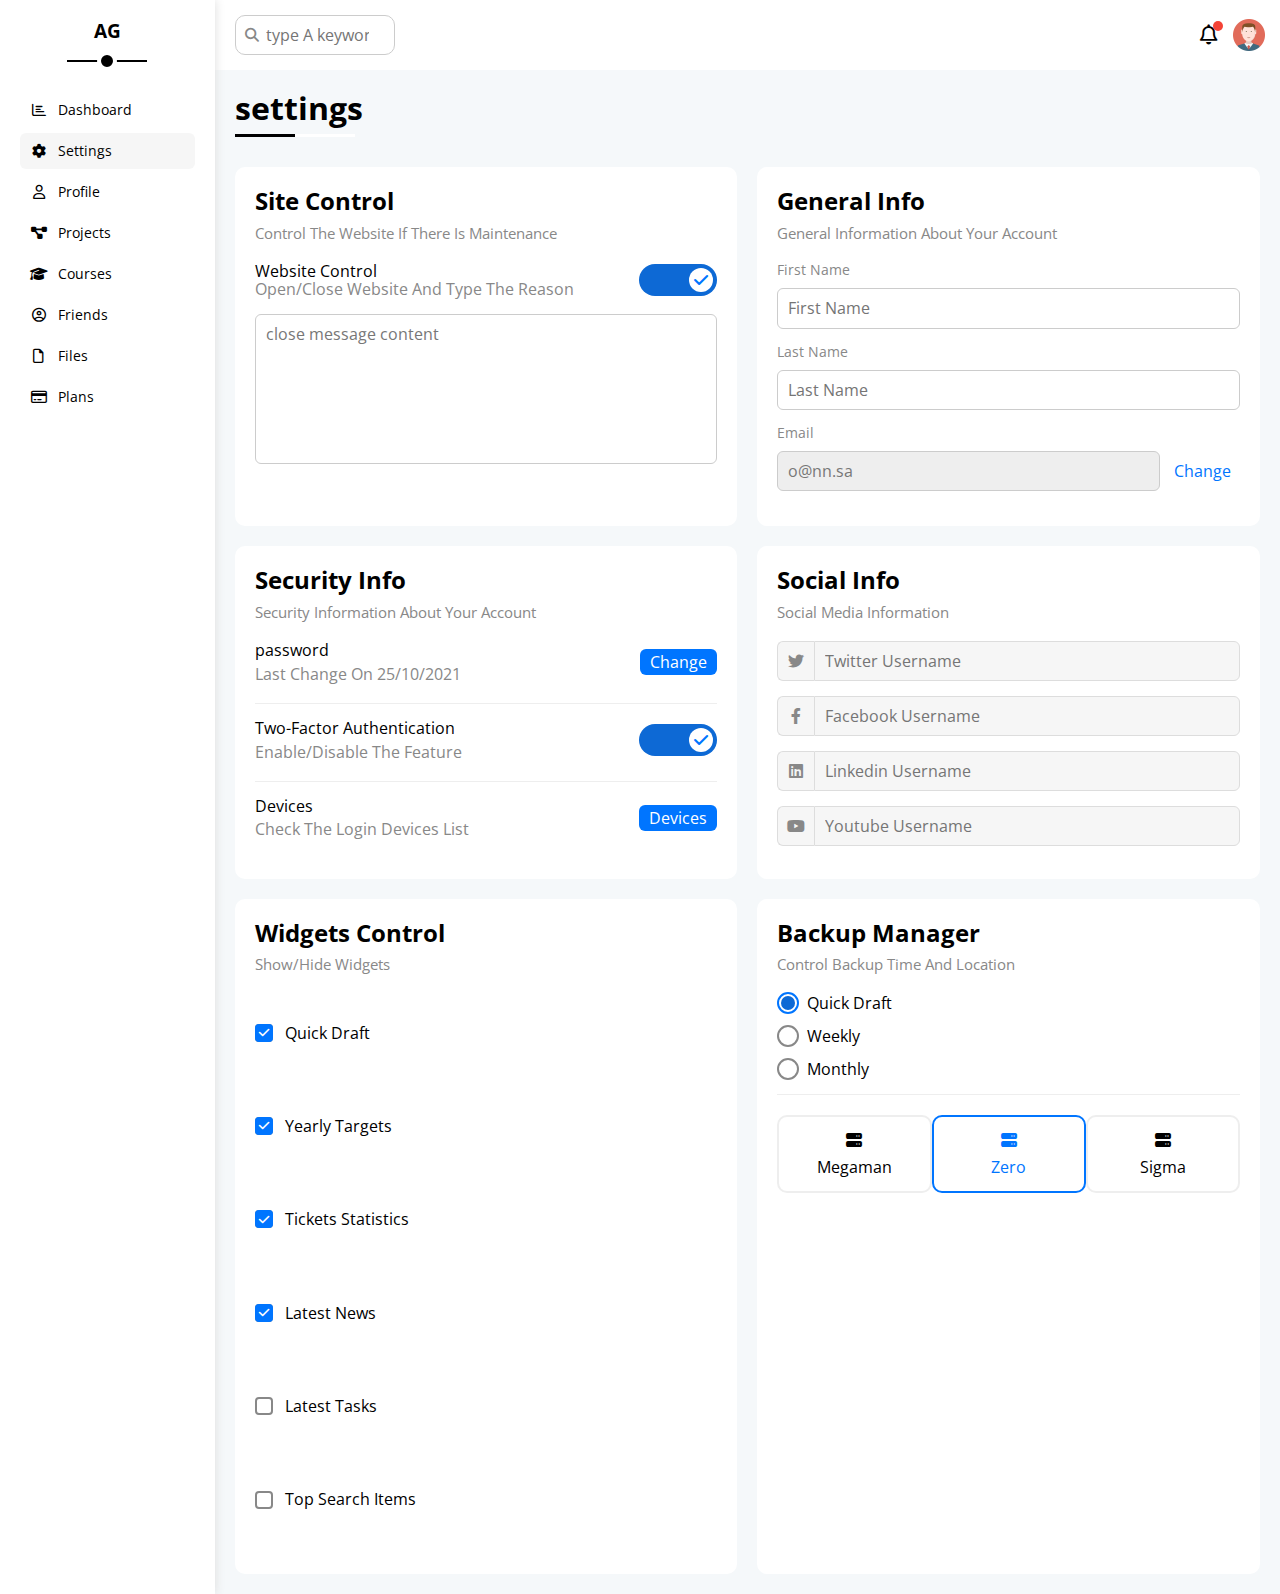
<file: settings.html>
<!DOCTYPE html>
<html lang="en">

<head>
    <meta charset="UTF-8">
    <meta http-equiv="X-UA-Compatible" content="IE=edge">
    <meta name="viewport" content="width=device-width, initial-scale=1.0">
    <title> Dashed board</title>
    <!-- Font Awesome Library -->
    <link rel="stylesheet" href="./css/all.min.css" />

    <!-- bootStrap -->
    <link rel="stylesheet" href="./css/bootStrap.css" />

    <!-- Main Template CSS File -->
    <link rel="stylesheet" href="./css/main.css" />

    <!-- Render All Elements Normally -->
    <link rel="stylesheet" href="./css/normalize.css" />

    <!-- Google Fonts -->
    <link rel="preconnect" href="https://fonts.googleapis.com" />
    <link rel="preconnect" href="https://fonts.gstatic.com" crossorigin />
    <link href="https://fonts.googleapis.com/css2?family=Open+Sans:wght@300;500&#038;display=swap" rel="stylesheet" />

</head>

<body>
    <div class="page d-flex">
        <div class="sidebar bg-white p-20 p-relative">
            <h3 class="p-relative txt-c mt-0">AG</h3>
            <ul>
                <li>
                    <a class=" d-flex align-center fs-14 c-black rad-6 p-10" href="index.html">
                        <i class="fa-regular fa-chart-bar fa-fw"></i>
                        <span>Dashboard</span>
                    </a>
                </li>
                <li>
                    <a class="d-flex align-center fs-14 c-black rad-6 p-10 active" href="settings.html">
                        <i class="fa-solid fa-gear fa-fw"></i>
                        <span>Settings</span>
                    </a>
                </li>
                <li>
                    <a class="d-flex align-center fs-14 c-black rad-6 p-10" href="profile.html">
                        <i class="fa-regular fa-user fa-fw"></i>
                        <span>Profile</span>
                    </a>
                </li>
                <li>
                    <a class="d-flex align-center fs-14 c-black rad-6 p-10" href="projects.html">
                        <i class="fa-solid fa-diagram-project fa-fw"></i>
                        <span>Projects</span>
                    </a>
                </li>
                <li>
                    <a class="d-flex align-center fs-14 c-black rad-6 p-10" href="courses.html">
                        <i class="fa-solid fa-graduation-cap fa-fw"></i>
                        <span>Courses</span>
                    </a>
                </li>
                <li>
                    <a class="d-flex align-center fs-14 c-black rad-6 p-10" href="friends.html">
                        <i class="fa-regular fa-circle-user fa-fw"></i>
                        <span>Friends</span>
                    </a>
                </li>
                <li>
                    <a class="d-flex align-center fs-14 c-black rad-6 p-10" href="files.html">
                        <i class="fa-regular fa-file fa-fw"></i>
                        <span>Files</span>
                    </a>
                </li>
                <li>
                    <a class="d-flex align-center fs-14 c-black rad-6 p-10" href="plans.html">
                        <i class="fa-regular fa-credit-card fa-fw"></i>
                        <span>Plans</span>
                    </a>
                </li>
            </ul>
        </div>
        <div class="content w-full bg-ECF9FF ">
            <!-- S-header  -->
            <div class="head bg-white p-15 between-flex ">
                <div class="search p-relative ">
                    <input class="p-10" type="search" placeholder="type A keyword ">
                </div>
                <div class="icon d-flex align-center">
                    <span class="nonfiction  p-relative">
                        <i class="fa-regular fa-bell fa-lg"></i>
                    </span>
                    <img src="images/avatar.png" alt="">
                </div>
            </div>
            <!-- E-header  -->
            <h1 class="p-relative">settings</h1>

            <!-- S-settings -->
            <div class="settings-page m-20 d-grid gap-20">
                <!-- S-settings-box  -->
                <div class=" p-20 bg-white rad-10">
                    <h2 class="mt-0 mb-10">Site Control</h2>
                    <p class="mt-0 mb-20 c-grey fs-15">Control The Website If There Is Maintenance</p>
                    <div class=" mb-15 between-flex  ">
                        <div>
                            <span>Website Control</span>
                            <p class="c-grey mt-0 mb-0 ">Open/Close Website And Type The Reason</p>
                        </div>
                        <div>
                            <label>
                                <input class="toggle-checkbox" type="checkbox" checked>
                                <div class="toggle-switch"></div>
                            </label>
                        </div>
                    </div>
                    <textarea class="close-message  p-10 rad-6  w-full d-block"
                        placeholder="">close message content</textarea>
                </div>
                <!-- General Info -->
                <div class=" p-20 bg-white rad-10">
                    <h2 class="mt-0 mb-10">General Info</h2>
                    <p class="mt-0 mb-20 c-grey fs-15">General Information About Your Account</p>
                    <div class="mb-15">
                        <label class="mb-10 fs-14 c-grey d-block">First Name</label>
                        <input class=" b-none p-10 rad-6 d-block w-full border-ccc  " type="text" id="First"
                            placeholder="First Name">
                    </div>
                    <div class="mb-15">
                        <label class="mb-10 fs-14 c-grey d-block">Last Name</label>
                        <input class=" b-none p-10 rad-6 d-block w-full border-ccc  " type="text" id="Last"
                            placeholder="Last Name">
                    </div>
                    <div class="mb-15">
                        <label class=" mb-10 fs-14 c-grey d-block ">Email</label>
                        <input class="email b-none p-10 rad-6 d-block w-full border-ccc  " type="Email" id="Email"
                            value="o@nn.sa" disabled>
                        <a href="#" class="c-blue">Change</a>
                    </div>
                </div>
                <!-- Security Info -->
                <div class=" p-20 bg-white rad-10">
                    <h2 class="mt-0 mb-10">Security Info</h2>
                    <p class="mt-0 mb-20 c-grey fs-15">Security Information About Your Account</p>
                    <div class="sec-box mb-15 between-flex">
                        <div>
                            <span>password</span>
                            <p class=" c-grey mt-5 mb-0">Last Change On 25/10/2021</p>
                        </div>
                        <a href="#" class="button bg-blue c-white btn-shape ">Change</a>
                    </div>
                    <div class="sec-box mb-15 between-flex">
                        <div>
                            <span>Two-Factor Authentication</span>
                            <p class=" c-grey mt-5 mb-0">Enable/Disable The Feature</p>
                        </div>
                        <label>
                            <input class="toggle-checkbox" type="checkbox" checked>
                            <div class="toggle-switch"></div>
                        </label>
                    </div>
                    <div class="sec-box  between-flex">
                        <div>
                            <span>Devices</span>
                            <p class=" c-grey mt-5 mb-0">Check The Login Devices List</p>
                        </div>
                        <a href="#" class=" bg-blue c-white btn-shape ">Devices</a>
                    </div>
                </div>
                <!-- Social Info -->
                <div class="social-boxes p-20 bg-white rad-10">
                    <h2 class="mt-0 mb-10">Social Info</h2>
                    <p class="mt-0 mb-20 c-grey fs-15">Social Media Information</p>
                    <div class="d-flex align-center mb-15">
                        <i class="fa-brands fa-twitter center-flex c-grey"></i>
                        <input class="w-full" type="text" placeholder="Twitter Username" />
                    </div>
                    <div class="d-flex align-center mb-15">
                        <i class="fa-brands fa-facebook-f center-flex c-grey"></i>
                        <input class="w-full" type="text" placeholder="Facebook Username" />
                    </div>
                    <div class="d-flex align-center mb-15">
                        <i class="fa-brands fa-linkedin center-flex c-grey"></i>
                        <input class="w-full" type="text" placeholder="Linkedin Username" />
                    </div>
                    <div class="d-flex align-center">
                        <i class="fa-brands fa-youtube center-flex c-grey"></i>
                        <input class="w-full" type="text" placeholder="Youtube Username" />
                    </div>
                </div>

                <!-- Widgets Control -->
                <div class="widgets-control p-20 bg-white rad-10">
                    <h2 class="mt-0 mb-10">Widgets Control</h2>
                    <p class="mt-0 mb-20 c-grey fs-15">Show/Hide Widgets</p>
                    <div class="control d-flex align-center mb-15">
                        <input type="checkbox" id="one" checked />
                        <label for="one">Quick Draft</label>
                    </div>
                    <div class="control d-flex align-center mb-15">
                        <input type="checkbox" id="two" checked />
                        <label for="two">Yearly Targets</label>
                    </div>
                    <div class="control d-flex align-center mb-15">
                        <input type="checkbox" id="three" checked />
                        <label for="three">Tickets Statistics</label>
                    </div>
                    <div class="control d-flex align-center mb-15">
                        <input type="checkbox" id="four" checked />
                        <label for="four">Latest News</label>
                    </div>
                    <div class="control d-flex align-center mb-15">
                        <input type="checkbox" id="five" />
                        <label for="five">Latest Tasks</label>
                    </div>
                    <div class="control d-flex align-center mb-15">
                        <input type="checkbox" id="six" />
                        <label for="six">Top Search Items</label>
                    </div>
                </div>

                <!-- Backup Manager -->
                <div class="backup-control p-20 bg-white rad-10">
                    <h2 class="mt-0 mb-10">Backup Manager</h2>
                    <p class="mt-0 mb-20 c-grey fs-15">Control Backup Time And Location</p>
                    <div class="date d-flex align-center mb-15">
                        <input type="radio" name="time" checked id="one-1" />
                        <label for="one-1">Quick Draft</label>
                    </div>
                    <div class="date d-flex align-center mb-15">
                        <input type="radio" name="time" id="two-2" />
                        <label for="two-2">Weekly</label>
                    </div>
                    <div class="date d-flex align-center mb-15">
                        <input type="radio" name="time" id="three-3" />
                        <label for="three-3">Monthly</label>
                    </div>
                    <!-- servers -->
                    <div class="servers d-flex align-center txt-c">
                        <input type="radio" name="servers" id="server-one" />
                        <div class="server mb-15 rad-10 w-full">
                            <label class="d-block m-15" for="server-one">
                                <i class="fa-solid fa-server d-block mb-10"></i>
                                Megaman
                            </label>
                        </div>
                        <input type="radio" name="servers" id="server-two" checked />
                        <div class="server mb-15 rad-10 w-full">
                            <label class="d-block m-15" for="server-two">
                                <i class="fa-solid fa-server d-block mb-10"></i>
                                Zero
                            </label>
                        </div>
                        <input type="radio" name="servers" id="server-three" />
                        <div class="server mb-15 rad-10 w-full">
                            <label class="d-block m-15" for="server-three">
                                <i class="fa-solid fa-server d-block mb-10"></i>
                                Sigma
                            </label>
                        </div>
                    </div>
                </div>
                <!-- E-settings-box  -->
            </div>
            <!-- E-settings -->
</body>

</html>
</file>
<file: css/main.css>
:root {
  --blue-color: #0075ff;
  --blue-alt-color: #0d69d5;
  --orange-color: #f59e0b;
  --green-color: #22c55e;
  --red-color: #f44336;
  --grey-color: #888;
}

/* S-gobble rules */
* {
  box-sizing: border-box;
}

body {
  font-family: "Open Sans", sans-serif;
  margin: 0;
}

*:focus {
  outline: none;
}

a {
  text-decoration: none;
}

ul {
  list-style: none;
  padding: 0;
}

::-webkit-scrollbar {
  width: 15px;
}

::-webkit-scrollbar-track {
  background-color: white;
}

::-webkit-scrollbar-thumb {
  background-color: var(--blue-color);
}

::-webkit-scrollbar-thumb:hover {
  background-color: var(--blue-alt-color);
}

/*E-gobble rules  */

.page {
  background-color: #f1f5f9;
  min-height: 100vh;
}

/* S-sidebar */
.sidebar {
  width: 250px;
  box-shadow: 0 0 10px #ddd;
}

.sidebar > h3 {
  margin-bottom: 50px;
}

.sidebar > h3::before {
  content: "";
  background-color: black;
  width: 80px;
  height: 2px;
  position: absolute;
  bottom: -20px;
  transform: translateX(-50%);
  left: 50%;
}

.sidebar > h3::after {
  content: "";
  position: absolute;
  left: 50%;
  bottom: -29px;
  width: 12px;
  height: 12px;
  border-radius: 50%;
  background-color: black;
  border: 4px solid white;
  transform: translateX(-50%);
}

.sidebar ul li a:hover,
.sidebar ul li a.active {
  background-color: #f6f6f6;
}

.sidebar ul li a {
  transition: 0.3s;
  margin-bottom: 5px;
}

.sidebar ul a span {
  font-size: 14px;
  margin-left: 10px;
}

@media (max-width: 767px) {
  .sidebar {
    width: 60px;
    padding: 10px;
  }

  .sidebar > h3 {
    font-size: 13px;
    margin-bottom: 15px;
  }

  .sidebar > h3::before,
  .sidebar > h3::after {
    display: none;
  }

  .sidebar ul li a span {
    display: none;
  }

  .sidebar > h3 {
    font-size: 13px;
    margin-bottom: 15px;
  }
}

/* E-sidebar */

/* s-content  */
.content {
  overflow: hidden;
}

/* S-header */
.head .search::before {
  font-family: "font awesome 6 free";
  content: "\f002";
  font-weight: 900;
  position: absolute;
  left: 15px;
  top: 50%;
  transform: translateY(-50%);
  font-size: 14px;
  color: var(--grey-color);
}

.head .search input {
  border: 1px solid #ccc;
  border-radius: 10px;
  margin-left: 5px;
  padding-left: 30px;
  width: 160px;
  transition: width 0.3s;
}

.head .search input:focus {
  outline-color: #ddd;
  width: 200px;
}

.head .search input:focus::placeholder {
  opacity: 0;
}

.head .icon .nonfiction::before {
  content: "";
  width: 10px;
  position: absolute;
  height: 10px;
  background-color: var(--red-color);
  border-radius: 50%;
  right: -5px;
  top: -5px;
}

.head .icon img {
  width: 32px;
  height: 32px;
  margin-left: 15px;
}

.page h1 {
  margin: 20px 20px 40px;
}

.page h1::before,
.page h1::after {
  content: "";
  height: 3px;
  position: absolute;
  bottom: -10px;
  left: 0;
}

.page h1::before {
  background-color: white;
  width: 120px;
}

.page h1::after {
  background-color: black;
  width: 60px;
}

.wrapper {
  grid-template-columns: repeat(auto-fill, minmax(450px, 1fr));
  margin-left: 20px;
  margin-right: 20px;
  margin-bottom: 20px;
}

@media (max-width: 767px) {
  .wrapper {
    grid-template-columns: minmax(200px, 1fr);
    margin-left: 10px;
    margin-right: 10px;
    gap: 10px;
  }
}

/* E-header */

/* S-Welcome Widget */
.welcome {
  overflow: hidden;
}

.welcome .intro img {
  width: 200px;
  margin-bottom: -10px;
}

.welcome .avatar {
  width: 64px;
  height: 64px;
  border: 2px solid white;
  border-radius: 50%;
  padding: 2px;
  box-shadow: 0 0 10px #ddd;
  margin-left: 20px;
  margin-top: -32px;
}

.welcome .body {
  border-top: 1.5px solid #eee;
  border-bottom: 1.5px solid #eee;
}

.welcome .body > div {
  flex: 1;
}

.welcome .visit {
  margin: 0 15px 15px auto;
  transition: 0.3s;
}

.welcome .visit:hover {
  background-color: var(--blue-alt-color);
}

@media (max-width: 767px) {
  .welcome .intro {
    padding-bottom: 30px;
  }

  .welcome.avatar {
    margin-left: 0;
  }

  .welcome .body > div:not(:last-child) {
    margin-bottom: 20px;
  }
}

/* E-Welcome Widget */

/* Start Quick Draft Widget */
.quick-draft textarea {
  resize: none;
  min-height: 180px;
}

.quick-draft .save {
  margin-left: auto;
  transition: 0.3s;
  cursor: pointer;
}

.quick-draft .save:hover {
  background-color: var(--blue-alt-color);
}

/* End Quick Draft Widget */

/* Start Targets Widget */
.targets .target-row .icon {
  width: 80px;
  height: 80px;
  margin-right: 15px;
}

.targets .details {
  flex: 1;
}

.targets .details .progress {
  height: 4px;
}

.targets .details .progress > span {
  position: absolute;
  left: 0;
  top: 0;
  height: 100%;
}

.targets .details .progress > span span {
  position: absolute;
  bottom: 16px;
  right: -16px;
  color: white;
  padding: 2px 7px;
  border-radius: 6px;
  font-size: 13px;
}

.targets .details .progress > span span::after {
  content: "";
  border-color: transparent;
  border-width: 5px;
  border-style: solid;
  position: absolute;
  bottom: -10px;
  border-top-color: var(--blue-color);
  left: 50%;
  transform: translateX(-50%);
}

.targets .details .progress > blue span::after {
  border-top-color: var(--blue-color);
}

.targets .details .progress > .orange span::after {
  border-top-color: var(--orange-color);
}

.targets .details .progress > .green span::after {
  border-top-color: var(--green-color);
}

.blue .icon,
.blue .progress {
  background-color: rgb(0 117 255 / 20%);
}

.orange .icon,
.orange .progress {
  background-color: rgb(245 158 11 / 20%);
}

.green .icon,
.green .progress {
  background-color: rgb(34 197 94 / 20%);
}

/* End Targets Widget */

/* Start Ticket */
.tickets .box {
  border: 1px solid #ccc;
  width: calc(50% - 10px);
}

@media (max-width: 767px) {
  .tickets .box {
    width: 100%;
  }
}

/* End Ticket */

/* Start Latest News Widget */
.latest-news .news-row:not(:last-of-type) {
  margin-bottom: 20px;
  padding-bottom: 20px;
  border-bottom: 1px solid #eee;
}

.latest-news .news-row img {
  width: 100px;
  border-radius: 6px;
  margin-right: 15px;
}

.latest-news .info {
  flex-grow: 1;
}

.latest-news .info h3 {
  margin: 0 0 6px;
  font-size: 16px;
}

@media (max-width: 767px) {
  .latest-news .news-row {
    display: block;
  }

  .latest-news .news-row .label {
    margin: 10px auto;
    width: fit-content;
  }
}

/* End Latest News Widget */

/* Start Tasks Widget */
.tasks .task-row:not(:last-of-type) {
  margin-bottom: 15px;
  padding-bottom: 15px;
  border-bottom: 1px solid #eee;
}

.tasks .info {
  flex-grow: 1;
}

.tasks .done {
  opacity: 0.3;
}

.tasks .done h3,
.tasks .done p {
  text-decoration: line-through;
}

.tasks .delete {
  cursor: pointer;
  transition: 0.3s;
}

.tasks .delete:hover {
  color: var(--red-color);
}

/* End Tasks Widget */

/* Start Latest Uploads Widget */
.latest-uploads ul li:not(:last-child) {
  border-bottom: 1px solid #eee;
}

.latest-uploads ul li img {
  height: 40px;
  width: 40px;
}

/* End Latest Uploads Widget */

/* Start Last Project Progress Widget  */
.last-project ul::before {
  content: "";
  position: absolute;
  left: 11px;
  width: 2px;
  height: 100%;
  background-color: var(--blue-color);
}

.last-project ul li::before {
  content: "";
  width: 20px;
  height: 20px;
  display: block;
  border-radius: 50%;
  background-color: white;
  border: 2px solid white;
  outline: 2px solid var(--blue-color);
  margin-right: 15px;
  z-index: 1;
}

.last-project ul li.done::before {
  background-color: var(--blue-color);
}

.last-project ul li.current::before {
  animation: change-color 1s infinite alternate;
}

.last-project .lunch-icon {
  position: absolute;
  width: 160px;
  right: 0;
  bottom: 0;
  opacity: 0.2;
}

/* End Last Project Progress Widget  */

/* E-content  */

/* Start Reminders Widget */
.reminders ul li .key {
  width: 15px;
  height: 15px;
}

.reminders ul li > .blue {
  border-left: 2px solid var(--blue-color);
}

.reminders ul li > .green {
  border-left: 2px solid var(--green-color);
}

.reminders ul li > .orange {
  border-left: 2px solid var(--orange-color);
}

.reminders ul li > .red {
  border-left: 2px solid var(--red-color);
}

/* End Reminders Widget */

/* Start Latest Post Widget */
.latest-post .avatar {
  width: 48px;
  height: 48px;
}

.latest-post .post-contact {
  text-transform: capitalize;
  line-height: 1.8;
  border-top: 1px solid #eee;
  border-bottom: 1px solid #eee;
  min-height: 140px;
}

/* Start Social Media Stats Widget */

/* End Social Media Stats Widget */
.social-media .box {
  padding-left: 70px;
}

.social-media .box i {
  position: absolute;
  left: 0;
  top: 0;
  width: 52px;
  transition: 0.3s;
}

.social-media .box i:hover {
  transform: scale(1.2);
}

.social-media .twitter {
  background-color: rgb(29 161 242 / 20%);
  color: #1da1f2;
}

.social-media .twitter i,
.social-media .twitter a {
  background-color: #1da1f2;
}

.social-media .facebook {
  background-color: rgb(24 119 242 / 20%);
  color: #1877f2;
}

.social-media .facebook i,
.social-media .facebook a {
  background-color: #1877f2;
}

.social-media .youtube {
  background-color: rgb(255 0 0 / 20%);
  color: #ff0000;
}

.social-media .youtube i,
.social-media .youtube a {
  background-color: #ff0000;
}

.social-media .linkedin {
  background-color: rgb(0 119 181 / 20%);
  color: #0077b5;
}

.social-media .linkedin i,
.social-media .linkedin a {
  background-color: #0077b5;
}

/* End Latest Post Widget */

/* Start Projects Table */
.projects .responsive-table {
  overflow-x: auto;
}

.projects table {
  min-width: 1000px;
  border-spacing: 0;
}

.projects thead td {
  background-color: #eee;
  font-weight: bold;
}

.projects table td {
  padding: 15px;
}

.projects tbody td {
  border-bottom: 1px solid #eee;
  border-left: 1px solid #eee;
  transition: 0.3s;
}

.projects tbody tr:hover td {
  background-color: #eee;
}

.projects table tbody tr td:last-child {
  border-right: 1px solid #eee;
}

.projects table img {
  width: 32px;
  height: 32px;
  border-radius: 50%;
  padding: 2px;
  background-color: white;
}

.projects table img:not(:first-child) {
  margin-left: -20px;
}

.projects table .label {
  font-size: 13px;
}

/* End Projects Table */

/*  */
/*  */
/* S-settings */
.settings-page {
  grid-template-columns: repeat(auto-fill, minmax(500px, 1fr));
}

.settings-page .close-message {
  border: 1px solid #ccc;
  resize: none;
  min-height: 150px;
  color: #777;
}

@media (max-width: 767px) {
  .settings-page {
    grid-template-columns: minmax(100px, 1fr);
    margin-left: 10px;
    margin-right: 10px;
    gap: 10px;
  }
}

.settings-page .email {
  display: inline-flex;
  width: calc(100% - 80px);
  margin-right: 10px;
}

.settings-page :disabled {
  background-color: #eee;
  cursor: no-drop;
  color: #777;
}

.settings-page .sec-box {
  padding-bottom: 20px;
}

.settings-page .sec-box button {
  transition: 0.3s;
}

.settings-page .sec-box:not(:last-of-type) {
  border-bottom: 1px solid #eee;
}

.settings-page .social-boxes i {
  width: 40px;
  height: 40px;
  background-color: #f6f6f6;
  border: 1px solid #ddd;
  border-right: none;
  border-radius: 6px 0 0 6px;
  transition: 0.3s;
}

.settings-page .social-boxes input {
  height: 40px;
  background-color: #f6f6f6;
  border: 1px solid #ddd;
  padding-left: 10px;
  border-radius: 0 6px 6px 0;
}

.settings-page .social-boxes > div:focus-within i {
  color: black;
}

.widgets-control .control label {
  padding: 30px;
  cursor: pointer;
  position: relative;
}

.widgets-control .control input[type="checkbox"] {
  -webkit-appearance: none;
  appearance: none;
}

.widgets-control .control label {
  padding-left: 30px;
  cursor: pointer;
  position: relative;
}

.widgets-control .control label::before,
.widgets-control .control label::after {
  position: absolute;
  left: 0;
  top: 50%;
  margin-top: -9px;
  border-radius: 4px;
}

.widgets-control .control label::before {
  content: "";
  width: 14px;
  height: 14px;
  border: 2px solid var(--grey-color);
}

.widgets-control .control label:hover::before {
  border-color: var(--blue-alt-color);
}

.widgets-control .control label::after {
  font-family: var(--fa-style-family-classic);
  content: "\f00c";
  font-weight: 900;
  background-color: var(--blue-color);
  color: white;
  font-size: 12px;
  width: 18px;
  height: 18px;
  display: flex;
  justify-content: center;
  align-items: center;
  transform: scale(0) rotate(180deg);
  transition: 0.3s;
}

.widgets-control .control input[type="checkbox"]:checked + label::after {
  transform: scale(1);
}

.backup-control input[type="radio"] {
  -webkit-appearance: none;
  appearance: none;
}

.backup-control .date label {
  padding-left: 30px;
  cursor: pointer;
  position: relative;
}

.backup-control .date label::before {
  content: "";
  position: absolute;
  top: 50%;
  left: 0;
  margin-top: -11px;
  width: 18px;
  height: 18px;
  border-radius: 50%;
  border: 2px solid var(--grey-color);
}

.backup-control .date label::after {
  content: "";
  position: absolute;
  left: 4px;
  top: 2px;
  width: 14px;
  height: 14px;
  background: var(--blue-alt-color);
  border-radius: 50%;
  transition: 0.3s;
  transform: scale(0);
}

.backup-control input[type="radio"]:checked + label::before {
  border-color: var(--blue-color);
}

.backup-control .date input[type="radio"]:checked + label::after {
  transform: scale(1);
}

.backup-control .servers {
  border-top: 1px solid #eee;
  padding-top: 20px;
}

@media (max-width: 767px) {
  .backup-control .servers {
    flex-wrap: wrap;
  }
}

.backup-control .servers .server {
  border: 2px solid #eee;
  position: relative;
}

.backup-control .servers .server label {
  cursor: pointer;
}

.backup-control .servers input[type="radio"]:checked + .server {
  border: 2px solid var(--blue-color);
  color: var(--blue-color);
}

.toggle-checkbox {
  -webkit-appearance: none;
  appearance: none;
  display: none;
}

.toggle-switch {
  background-color: #ccc;
  width: 78px;
  height: 32px;
  border-radius: 16px;
  position: relative;
  transition: 0.3s;
  cursor: pointer;
}

.toggle-switch::before {
  font-family: var(--fa-style-family-classic);
  content: "\f00d";
  font-weight: 900;
  background-color: white;
  width: 24px;
  height: 24px;
  position: absolute;
  border-radius: 50%;
  top: 4px;
  left: 4px;
  display: flex;
  justify-content: center;
  align-items: center;
  color: #aaa;
  transition: 0.3s;
}

.toggle-checkbox:checked + .toggle-switch {
  background-color: var(--blue-alt-color);
}

.toggle-checkbox:checked + .toggle-switch::before {
  content: "\f00c";
  left: 50px;
  color: var(--blue-color);
}

/* E-settings */

/* S-profile-page */

@media (max-width: 767px) {
  .profile-page .overview {
    flex-direction: column;
  }
}

.profile-page .avatar-box {
  width: 300px;
}

@media (min-width: 768px) {
  .profile-page .avatar-box {
    border-right: 1px solid #eee;
  }
}

.profile-page .avatar-box > img {
  width: 120px;
  height: 120px;
}

.profile-page .avatar-box .level {
  height: 6px;
  overflow: hidden;
  margin: auto;
  width: 50%;
}

.profile-page .avatar-box .level span {
  position: absolute;
  left: 0;
  top: 0;
  height: 100%;
  background-color: var(--blue-color);
  border-radius: 6px;
}

.profile-page .info-box .box {
  flex-wrap: wrap;
  border-bottom: 1px solid #eee;
  transition: 0.3s;
}

@media (max-width: 767px) {
  .profile-page .info-box .box {
    text-align: center;
    justify-content: center;
    padding: 15px;
  }
}

.profile-page .info-box .box:hover {
  background-color: #f6f6f6;
}

.profile-page .info-box .box > div {
  min-width: 250px;
  padding: 10px 0 0;
}

@media (max-width: 767px) {
  .profile-page .info-box .box > div {
    min-width: 150px;
    text-align: center;
    justify-content: center;
    padding: 20px 0 0;
  }
}

.profile-page .info-box .toggle-switch {
  height: 20px;
}

@media (max-width: 767px) {
  .profile-page .info-box .toggle-switch {
    margin: auto;
  }
}

.profile-page .info-box .toggle-switch::before {
  width: 12px;
  height: 12px;
  font-size: 8px;
}

.profile-page .info-box .toggle-checkbox:checked + .toggle-switch::before {
  left: 62px;
}

.profile-page .info-box .box h4 {
  font-weight: normal;
}

/* S-other-data */
@media (max-width: 767px) {
  .profile-page .other-data {
    flex-direction: column;
    text-align: center;
    justify-content: center;
  }
}

.profile-page .skills-card {
  flex-grow: 1;
}

.profile-page .skills-card ul li {
  padding: 15px 0;
}

.profile-page .skills-card ul li:not(:last-child) {
  border-bottom: 1px solid #eee;
}

.profile-page .skills-card ul li span {
  display: inline-flex;
  padding: 4px 10px;
  background-color: #eee;
  border-radius: 6px;
  font-size: 14px;
}

.profile-page .skills-card ul li span:not(:last-child) {
  margin-right: 5px;
}

.profile-page .activities {
  flex-grow: 2;
}

.profile-page .activity:not(:last-of-type) {
  border-bottom: 1px solid #eee;
  padding-bottom: 20px;
  margin-bottom: 20px;
}

.profile-page .activities img {
  width: 64px;
  height: 64px;
  margin-right: 10px;
}

@media (min-width: 768px) {
  .profile-page .activity .data {
    margin-left: auto;
    text-align: right;
  }
}

@media (max-width: 767px) {
  .profile-page .activity {
    flex-direction: column;
  }

  .profile-page .activity img {
    margin-right: 0;
    margin-bottom: 15px;
  }

  .profile-page .activity .data {
    margin-top: 15px;
    margin-bottom: 15px;
  }
}

/* E-other-data */

/* S-projects-page */
.projects-page {
  grid-template-columns: repeat(auto-fill, minmax(500px, 1fr));
}

@media (max-width: 767px) {
  .projects-page {
    grid-template-columns: minmax(200px, 1fr);
    margin-left: 10px;
    margin-right: 10px;
    gap: 10px;
  }
}

.projects-page .team {
  position: relative;
  min-height: 80px;
}

.projects-page .data {
  position: absolute;
  right: 10px;
  top: 10px;
}

.projects-page h4 {
  font-weight: normal;
}

.projects-page .team a img {
  width: 40px;
  height: 40px;
  border-radius: 50%;
  border: 2px solid #eee;
}

.projects-page .project .team a {
  position: absolute;
  left: 0;
  bottom: 0;
}

.projects-page .project .team a:nth-child(2) {
  left: 25px;
}

.projects-page .project .team a:nth-child(3) {
  left: 50px;
}

.projects-page .project .team a:nth-child(4) {
  left: 75px;
}

.projects-page .project .team a:nth-child(5) {
  left: 100px;
}

.projects-page .project .team a:hover {
  z-index: 999;
}

.projects-page .project .do {
  justify-content: flex-end;
  border-top: 1px solid #eee;
  padding-top: 15px;
  margin-right: 15px;
}

@media (max-width: 767px) {
  .projects-page .project .do {
    flex-direction: column;
  }
}

.projects-page .project .do span {
  padding: 3px 8px;
  margin-left: 5px;
  width: fit-content;
}

@media (max-width: 767px) {
  .projects-page .project .do span:not(:last-child) {
    margin-bottom: 15px;
  }
}

.projects-page .project .info {
  border-top: 1px solid #eee;
  margin-top: 15px;
  padding-top: 15px;
}

@media (max-width: 767px) {
  .projects-page .project .info {
    flex-direction: column;
  }
}

.projects-page .project .prog {
  height: 8px;
  width: 260px;
  position: relative;
  border-radius: 6px;
}

@media (max-width: 767px) {
  .projects-page .project .prog {
    margin-bottom: 15px;
  }
}

.projects-page .project .prog span {
  position: absolute;
  left: 0;
  top: 0;
  height: 100%;
  border-radius: 6px;
}

/* E-projects-page */

/* S-courses-page */
.courses-page {
  grid-template-columns: repeat(auto-fill, minmax(300px, 1fr));
}

@media (max-width: 767px) {
  .courses-page {
    grid-template-columns: minmax(200px, 1fr);
    margin-left: 10px;
    margin-right: 10px;
    gap: 10px;
  }
}

.courses-page .course {
  overflow: hidden;
}

.courses-page .course .cover {
  max-width: 100%;
}

.courses-page .course .instructor {
  position: absolute;
  width: 64px;
  height: 64px;
  border-radius: 50%;
  top: 20px;
  left: 20px;
  border: 4px solid var(--blue-color);
}

.courses-page .course .description {
  line-height: 1.9;
}

.courses-page .course .info {
  border-top: 1px solid #eee;
}

.courses-page .course .info .title {
  position: absolute;
  left: 50%;
  transform: translateX(-50%);
  font-size: 13px;
  top: -13px;
}

/* E-courses-page */

/* S-friends-page */

.friends-page {
  grid-template-columns: repeat(auto-fill, minmax(300px, 1fr));
}

@media (max-width: 767px) {
  .friends-page {
    grid-template-columns: minmax(200px, 1fr);
    margin-left: 10px;
    margin-right: 10px;
    gap: 10px;
  }
}

.friends-page .contact {
  position: absolute;
  left: 10px;
  top: 10px;
}

.friends-page .contact i {
  background-color: #eee;
  padding: 10px;
  border-radius: 50%;
  color: #666;
  font-size: 13px;
  cursor: pointer;
  transition: 0.3s;
}

.friends-page .contact i:hover {
  background-color: var(--blue-alt-color);
  color: white;
}

.friends-page .friend .icons {
  border-top: 1px solid #eee;
  border-bottom: 1px solid #eee;
  margin-top: 15px;
  margin-bottom: 15px;
  padding-top: 15px;
  padding-bottom: 15px;
}

.friends-page .friend .icons i {
  margin-right: 10px;
}

.friends-page .friend .icons .vip {
  position: absolute;
  top: 50%;
  right: 0;
  transform: translateY(-50%);
  font-size: 40px;
  opacity: 0.2;
}

/* E-friends-page */

/* s-files-stats */
.files-page {
  flex-direction: row-reverse;
  align-items: flex-start;
}

@media (max-width: 767px) {
  .files-page {
    flex-direction: column;
    align-items: normal;
  }
}

.files-page .files-stats {
  min-width: 260px;
}

.files-page .files-stats .icon {
  width: 40px;
  height: 40px;
  margin-right: 10px;
}

.files-page .files-stats .size {
  margin-left: auto;
}

.files-page .files-stats .blue {
  background-color: rgb(0 117 255 / 20%);
}

.files-page .files-stats .green {
  background-color: rgb(34 197 94 / 20%);
}

.files-page .files-stats .red {
  background-color: rgb(244 67 54 / 20%);
}

.files-page .files-stats .orange {
  background-color: rgb(245 158 11 / 20%);
}

.files-page .files-stats .upload {
  margin: 15px auto 0;
  padding: 10px 15px;
  transition: 0.3s;
}

.files-page .files-stats .upload:hover {
  background-color: var(--blue-alt-color);
}

.files-page .files-stats .upload:hover i {
  animation: go-up 0.8s infinite;
}

/* E-files-stats */
/* S-files-content */

.files-page .files-content {
  flex: 1;
  grid-template-columns: repeat(auto-fill, minmax(200px, 1fr));
}

.files-page .files-content img {
  width: 64px;
  height: 64px;
  transition: 0.3s;
}

.files-page .files-content .file:hover img {
  transform: scale(1.2);
}

.files-page .files-content .info {
  border-top: 1px solid #eee;
}

/* S-plans-page */
.plans-page {
  grid-template-columns: repeat(auto-fill, minmax(450px, 1fr));
}

@media (max-width: 767px) {
  .plans-page {
    grid-template-columns: minmax(250px, 1fr);
    margin-left: 10px;
    margin-right: 10px;
    gap: 10px;
  }
}

.plans-page .plan .top {
  border: 3px solid white;
  outline: 3px solid transparent;
}

.plans-page .plan.green .top {
  outline-color: var(--green-color);
}

.plans-page .plan.blue .top {
  outline-color: var(--blue-color);
}

.plans-page .plan.orange .top {
  outline-color: var(--orange-color);
}

.plans-page .plan .price {
  position: relative;
  font-size: 40px;
  width: fit-content;
  margin: auto;
}

.plans-page .plan .price span {
  position: absolute;
  left: -20px;
  top: 0;
  font-size: 25px;
}

.plans-page .plan ul li {
  padding: 15px 0;
  display: flex;
  align-items: center;
  font-size: 15px;
  border-bottom: 1px solid #eee;
}

.plans-page .plan ul li .yes {
  color: var(--green-color);
}

.plans-page .plan ul li i:not(.yes, .help) {
  color: var(--red-color);
}

.plans-page .plan ul li i:first-child {
  font-size: 18px;
  margin-right: 5px;
}

.plans-page .plan ul li .help {
  color: var(--grey-color);
  margin-left: auto;
  cursor: pointer;
}

/* E-plans-page */

/* E-files-content */

/* E-profile-page */
/* S-animation */
@keyframes change-color {
  from {
    background-color: var(--blue-alt-color);
  }

  to {
    background-color: white;
  }
}

@keyframes go-up {
  0%,
  100% {
    transform: translateY(0);
  }

  50% {
    transform: translateY(5px);
  }
}
</file>
